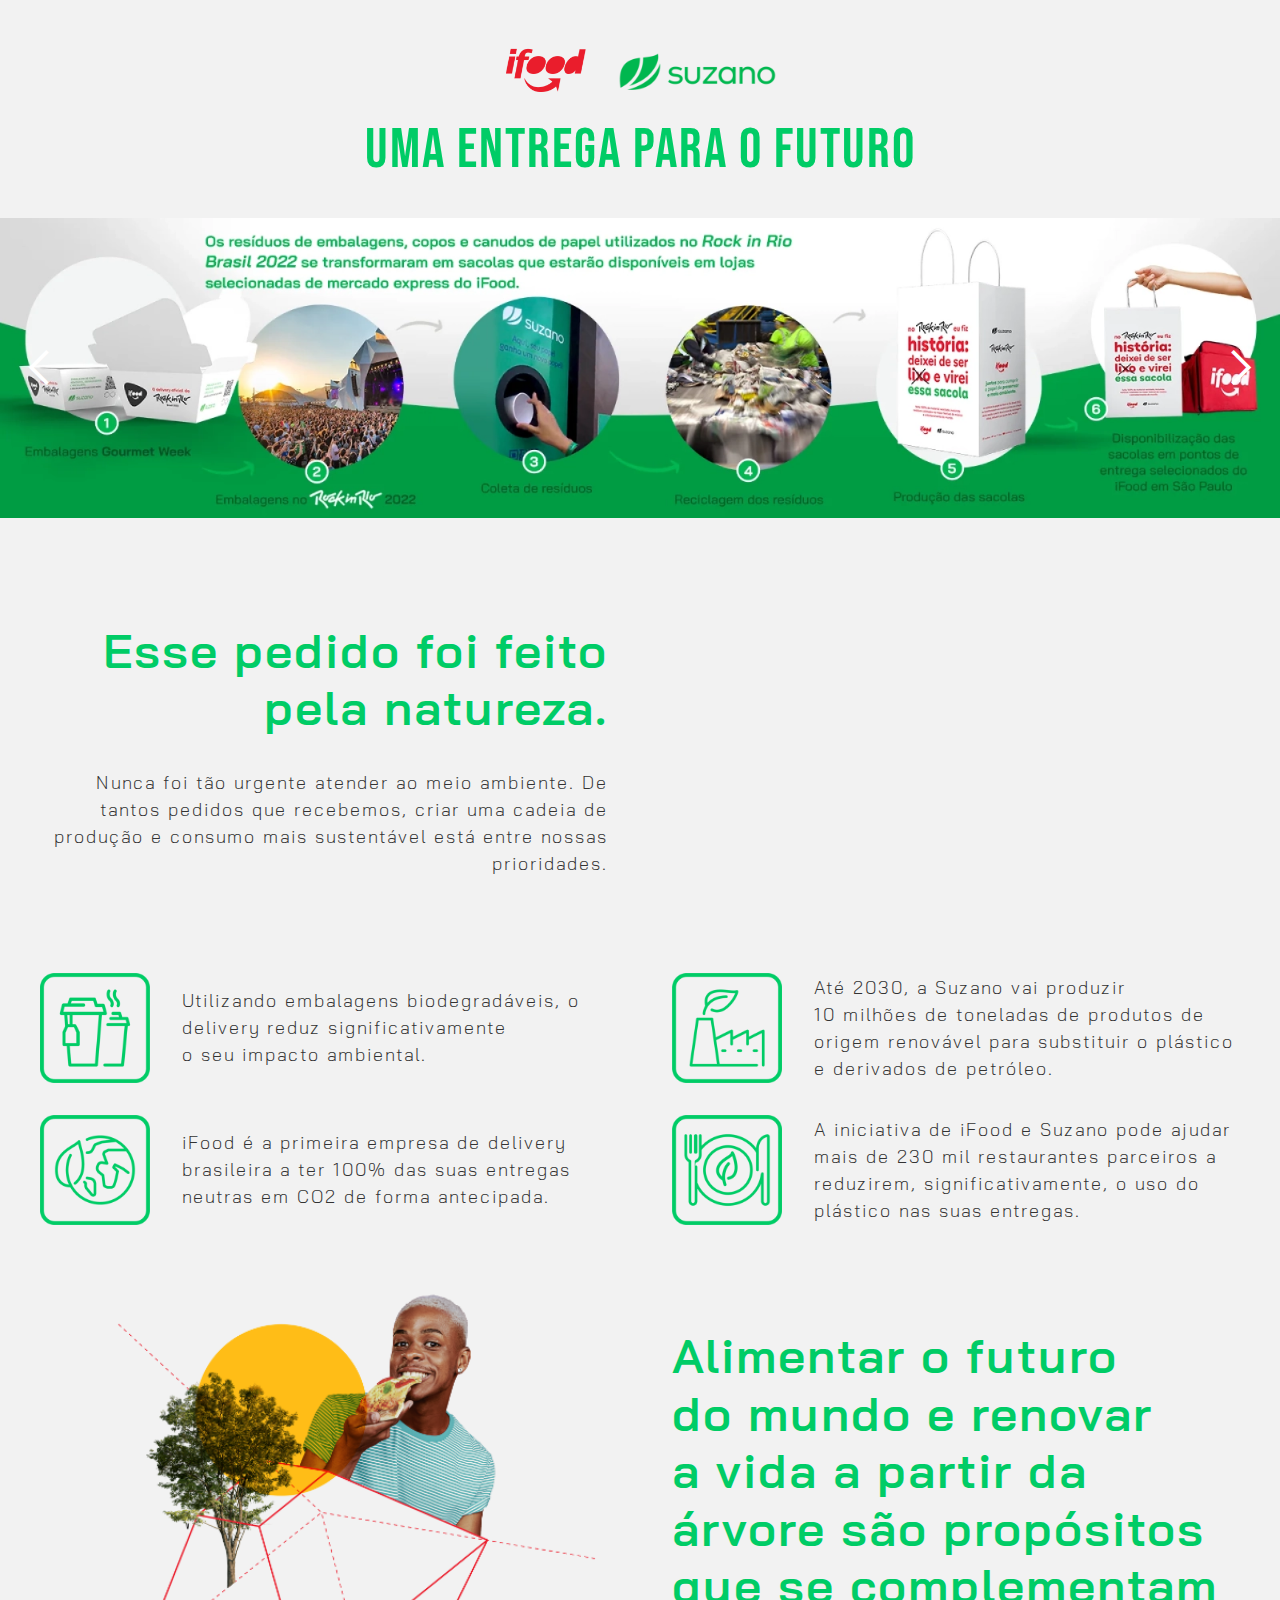
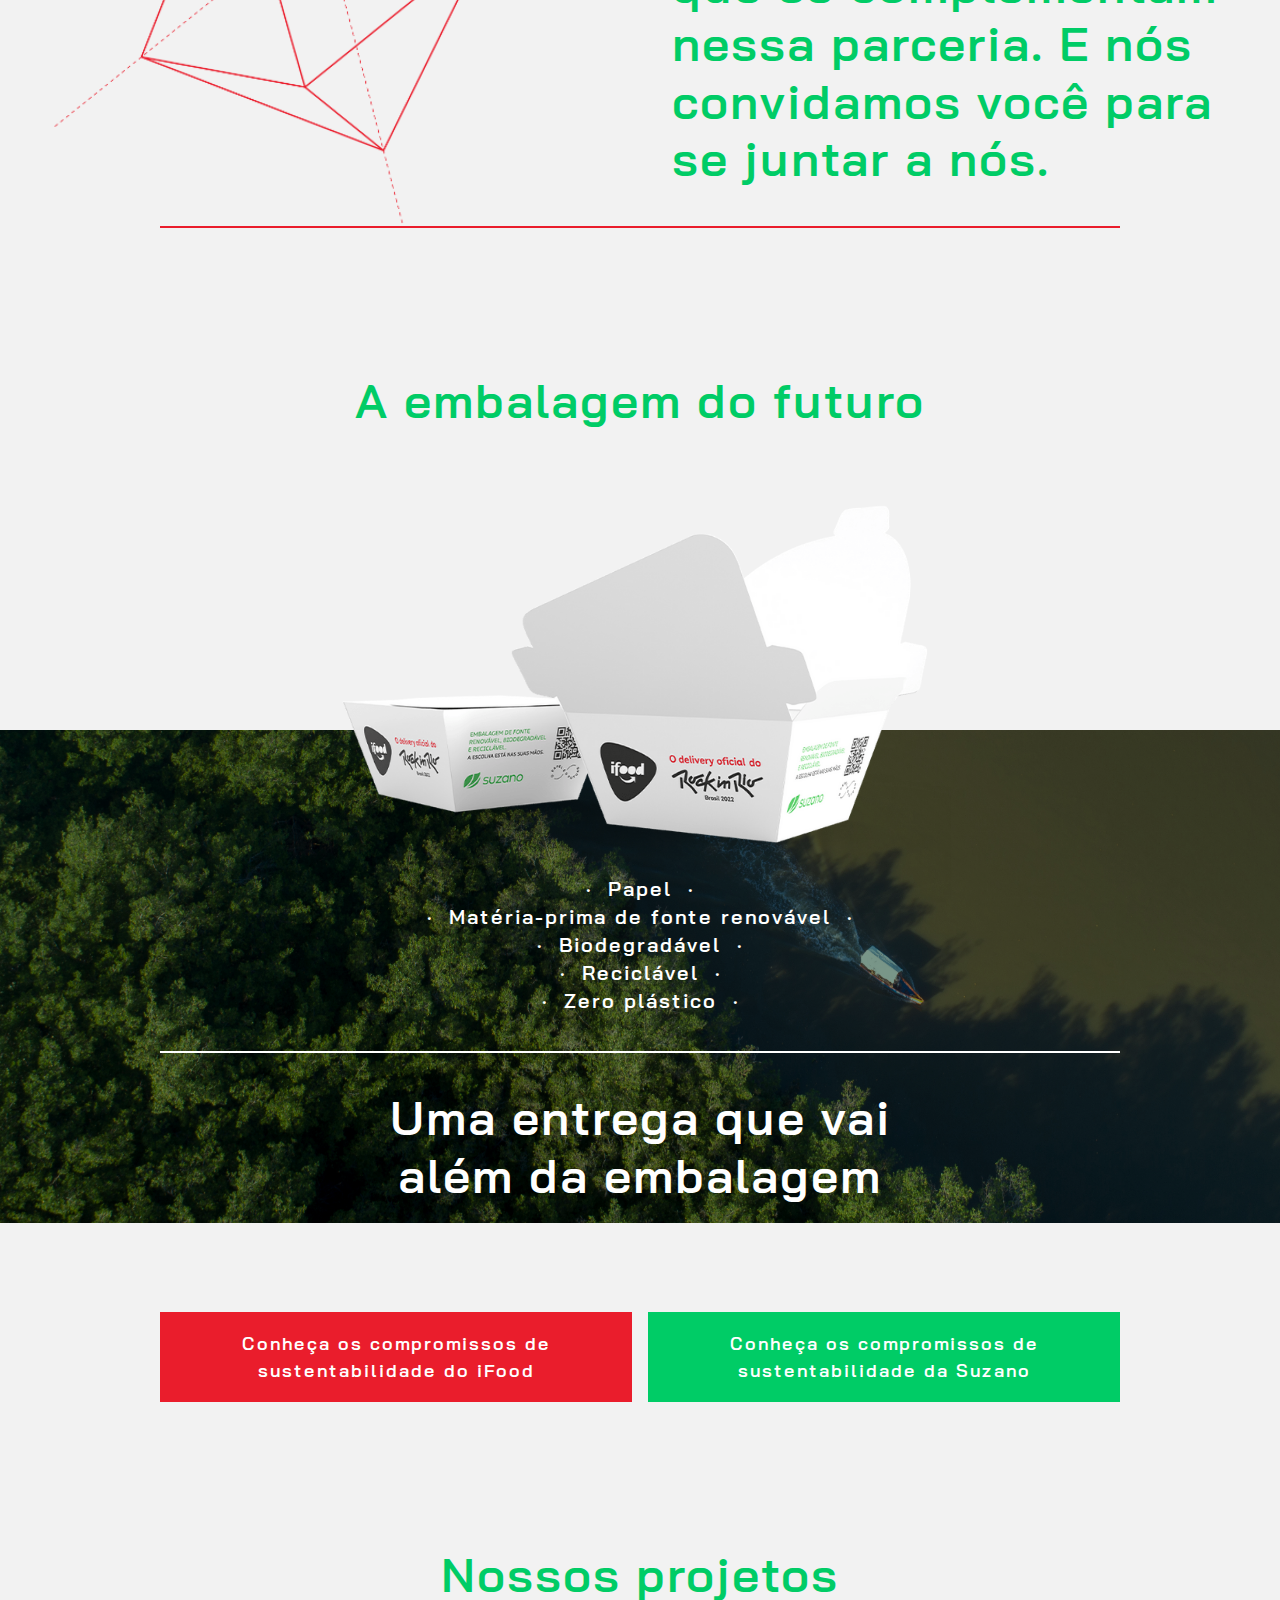
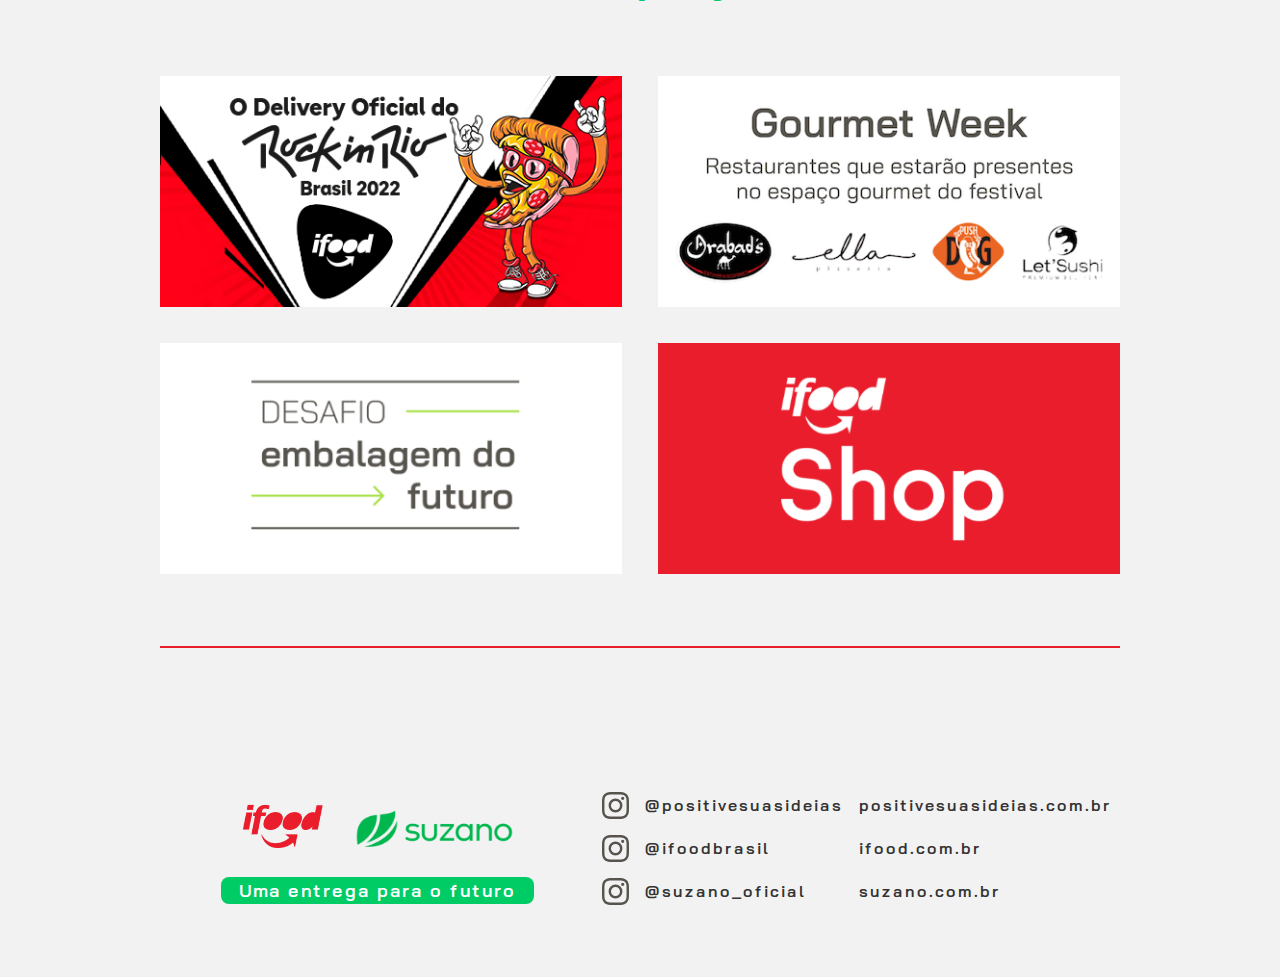
<file: index.html>
<!DOCTYPE html><!--  This site was created in Webflow. https://www.webflow.com  -->
<!--  Last Published: Thu Feb 16 2023 14:27:51 GMT+0000 (Coordinated Universal Time)  -->
<html data-wf-page="62e2b9bcf050ec672455c628" data-wf-site="62e2b9bbf050ec329455c617">
<head>
  <meta charset="utf-8">
  <title>Uma entrega para o futuro | iFood e Suzano</title>
  <meta content="width=device-width, initial-scale=1" name="viewport">
  <meta content="Webflow" name="generator">
  <link href="css/normalize.css" rel="stylesheet" type="text/css">
  <link href="css/webflow.css" rel="stylesheet" type="text/css">
  <link href="css/suzano-ifood.webflow.css" rel="stylesheet" type="text/css">
  <!-- [if lt IE 9]><script src="https://cdnjs.cloudflare.com/ajax/libs/html5shiv/3.7.3/html5shiv.min.js" type="text/javascript"></script><![endif] -->
  <script type="text/javascript">!function(o,c){var n=c.documentElement,t=" w-mod-";n.className+=t+"js",("ontouchstart"in o||o.DocumentTouch&&c instanceof DocumentTouch)&&(n.className+=t+"touch")}(window,document);</script>
  <link href="images/favicon.png" rel="shortcut icon" type="image/x-icon">
  <link href="images/webclip.png" rel="apple-touch-icon"><!--  Please keep this css code to improve the font quality -->
  <style>
  * {
  -webkit-font-smoothing: antialiased;
  -moz-osx-font-smoothing: grayscale;
}
</style>
  <!--  Google Tag Manager  -->
  <script>(function(w,d,s,l,i){w[l]=w[l]||[];w[l].push({'gtm.start':
new Date().getTime(),event:'gtm.js'});var f=d.getElementsByTagName(s)[0],
j=d.createElement(s),dl=l!='dataLayer'?'&l='+l:'';j.async=true;j.src=
'https://www.googletagmanager.com/gtm.js?id='+i+dl;f.parentNode.insertBefore(j,f);
})(window,document,'script','dataLayer','GTM-MVW8BN4');</script>
  <!--  End Google Tag Manager  -->
</head>
<body>
  <div class="page-wrapper">
    <div class="global-styles w-embed">
      <style>
/* Snippet gets rid of top margin on first element in any rich text*/
.w-richtext>:first-child {
	margin-top: 0;
}
/* Snippet gets rid of bottom margin on last element in any rich text*/
.w-richtext>:last-child, .w-richtext ol li:last-child, .w-richtext ul li:last-child {
	margin-bottom: 0;
}
/* Snippet prevents all click and hover interaction with an element */
.clickable-off {
	pointer-events: none;
}
/* Snippet enables all click and hover interaction with an element */
.clickable-on{
  pointer-events: auto;
}
/* Snippet enables you to add class of div-square which creates and maintains a 1:1 dimension of a div.*/
.div-square::after {
	content: "";
	display: block;
	padding-bottom: 100%;
}
/*Hide focus outline for main content element*/
main:focus-visible {
	outline: -webkit-focus-ring-color auto 0px;
}
/* Make sure containers never lose their center alignment*/
.container-medium, .container-small, .container-large {
	margin-right: auto !important;
	margin-left: auto !important;
}
/*Reset buttons, and links styles*/
a {
	color: inherit;
	text-decoration: inherit;
	font-size: inherit;
}
/*Apply "..." after 3 lines of text */
.text-style-3lines {
	display: -webkit-box;
	overflow: hidden;
	-webkit-line-clamp: 3;
	-webkit-box-orient: vertical;
}
/*Apply "..." after 2 lines of text */
.text-style-2lines {
	display: -webkit-box;
	overflow: hidden;
	-webkit-line-clamp: 2;
	-webkit-box-orient: vertical;
}
</style>
    </div>
    <main class="main-wrapper">
      <div class="navbar">
        <div class="container-large">
          <div class="page-padding">
            <div class="navbar-content">
              <div class="navbar-logo_wrapper"><img src="images/Grupo-de-máscara-7.png" loading="lazy" alt="" class="nav-logo"><img src="images/Marca_Suzano_Horizontal_Positiva_Verde_RGB.png" loading="lazy" alt="" class="nav-logo"></div>
              <h1 class="heading">UMA ENTREGA PARA O FUTURO</h1>
            </div>
          </div>
        </div>
      </div>
      <div class="section-hero">
        <div data-delay="4000" data-animation="slide" class="hero-slider w-slider" data-autoplay="false" data-easing="ease" data-hide-arrows="false" data-disable-swipe="false" data-autoplay-limit="0" data-nav-spacing="3" data-duration="500" data-infinite="true">
          <div class="mask w-slider-mask">
            <div class="slide w-slide">
              <div class="div-block"><img src="images/Banner_SuzanoIf.png" loading="lazy" sizes="(max-width: 1981px) 100vw, 1981px" srcset="images/Banner_Suzano_Lab8_500.webp 500w, images/Banner_Suzano_Lab8_800.webp 800w, images/Banner_Suzano_Lab8_1080.webp 1080w, images/Banner_Suzano_Lab8_1600.webp 1600w, images/Banner_Suzano_Lab8.webp 1981w" alt=""></div>
              <div class="slider-text-container">
                <div class="page-padding"></div>
              </div>
            </div>
          </div>
          <div class="w-slider-arrow-left">
            <div class="w-icon-slider-left"></div>
          </div>
          <div class="w-slider-arrow-right">
            <div class="w-icon-slider-right"></div>
          </div>
          <div class="w-slider-nav w-round"></div>
        </div><img src="images/Banner_SuzanoIfood_RIR_500px.jpg" loading="lazy" sizes="100vw" width="160" srcset="images/Banner_SuzanoIfood_RIR_500px-p-500.jpg 500w, images/Banner_SuzanoIfood_RIR_500px.jpg 500w" alt="" class="hero-image-mobile">
      </div>
      <div class="section-info">
        <div class="container-large">
          <div class="page-padding">
            <div class="section-info_grid">
              <div id="w-node-_435258eb-c29a-db40-f4b9-bc409c65dded-2455c628" class="section-info_wrapper text-align-right">
                <h2 id="w-node-_3baa9855-6bd0-3995-2e15-e583f9a1a115-2455c628" class="section-info_heading">Esse pedido foi feito pela natureza.</h2>
                <div id="w-node-_46041b48-7465-585b-aa9c-abe8257d9e6a-2455c628">Nunca foi tão urgente atender ao meio ambiente. De tantos pedidos que recebemos, criar uma cadeia de produção e consumo mais sustentável está entre nossas prioridades.</div>
              </div>
              <div id="w-node-e4b0c440-30cb-611a-3062-fa772dd52be6-2455c628" style="padding-top:56.17021276595745%" class="w-video w-embed"><iframe class="embedly-embed" src="https://cdn.embedly.com/widgets/media.html?src=https%3A%2F%2Fwww.youtube.com%2Fembed%2FTL5v2Wi0kao%3Ffeature%3Doembed&display_name=YouTube&url=https%3A%2F%2Fwww.youtube.com%2Fwatch%3Fv%3DTL5v2Wi0kao&image=https%3A%2F%2Fi.ytimg.com%2Fvi%2FTL5v2Wi0kao%2Fhqdefault.jpg&key=96f1f04c5f4143bcb0f2e68c87d65feb&type=text%2Fhtml&schema=youtube" scrolling="no" allowfullscreen="" title="iFood e Suzano - Uma entrega para o Futuro"></iframe></div>
              <div id="w-node-_5ab9fcef-5aaf-f9ff-de00-6a35ad73ae2c-2455c628" class="section-info_wrapper">
                <div class="section-info-icon_element"><img src="images/Icons-02.png" loading="lazy" alt="">
                  <div>Utilizando embalagens biodegradáveis, o delivery reduz significativamente<br>o seu impacto ambiental.</div>
                </div>
                <div class="section-info-icon_element"><img src="images/Icons-03.png" loading="lazy" alt="">
                  <div>iFood é a primeira empresa de delivery brasileira a ter 100% das suas entregas neutras em CO2 de forma antecipada.</div>
                </div>
              </div>
              <div id="w-node-dfa3bda2-9c8f-e48c-a97d-242f5fe24132-2455c628" class="section-info_wrapper">
                <div class="section-info-icon_element"><img src="images/Icons-04.png" loading="lazy" alt="">
                  <div>Até 2030, a Suzano vai produzir<br>10 milhões de toneladas de produtos de origem renovável para substituir o plástico e derivados de petróleo.</div>
                </div>
                <div class="section-info-icon_element"><img src="images/Icons-05.png" loading="lazy" alt="">
                  <div>A iniciativa de iFood e Suzano pode ajudar mais de 230 mil restaurantes parceiros a reduzirem, significativamente, o uso do plástico nas suas entregas.</div>
                </div>
              </div><img src="images/suzano-ifood_2021_parceria-topo.png" loading="lazy" id="w-node-_7e71f205-02d7-1899-5dc7-f61e360d5edc-2455c628" sizes="(max-width: 479px) 100vw, (max-width: 559px) 92vw, (max-width: 991px) 515px, 43vw" srcset="images/suzano-ifood_2021_parceria-topo-p-500.png 500w, images/suzano-ifood_2021_parceria-topo.png 515w" alt="">
              <h2 id="w-node-b9ccd73f-e251-9af3-5edb-aa633f9d5d01-2455c628" class="section-info_heading">Alimentar o futuro<br>do mundo e renovar<br>a vida a partir da árvore são propósitos que se complementam nessa parceria. E nós convidamos você para se juntar a nós.</h2>
            </div>
            <div class="divider color-red"></div>
          </div>
        </div>
      </div>
      <div class="section-product">
        <div class="container-large">
          <div class="page-padding">
            <div class="section-product_content">
              <h2 class="text-color-primary">A embalagem do futuro</h2>
              <div class="product-image_wrapper"><img src="images/Embalagens.png" loading="lazy" sizes="(max-width: 767px) 92vw, 623.25px" srcset="images/Embalagens-p-500.png 500w, images/Embalagens-p-800.png 800w, images/Embalagens.png 831w" alt="" class="image-3"></div>
              <h4 class="product-subheading">·  Papel  ·<br>·  Matéria-prima de fonte renovável  ·<br>·  Biodegradável  ·<br>·  Reciclável  ·<br>·  Zero plástico  ·</h4>
              <div class="divider"></div>
              <h2 class="product-heading">Uma entrega que vai além da embalagem</h2>
              <div class="products-button_wrapper">
                <a id="w-node-c8d1288c-1289-9fbc-5a8e-c1ce4f9fed1f-2455c628" href="https://news.ifood.com.br/acao-de-sustentabilidade-do-ifood-em-sua-estreia-no-rock-in-rio/" target="_blank" class="link-block w-inline-block">
                  <div>Conheça os compromissos de sustentabilidade do iFood</div>
                </a>
                <a id="w-node-_7303c374-efff-f2a2-86a3-292aa6fbe791-2455c628" href="http://www.2050agora.com.br/" target="_blank" class="link-block green-bg w-inline-block">
                  <div>Conheça os compromissos de sustentabilidade da Suzano</div>
                </a>
              </div>
            </div>
          </div>
        </div>
      </div>
      <div class="section-projects">
        <div class="container-large">
          <div class="page-padding">
            <div class="projects_content">
              <h2 class="text-color-primary">Nossos projetos</h2>
              <div class="projects-grid">
                <div id="w-node-_5e0e6fdd-34a8-fda7-4b47-d8b026a7990a-2455c628" data-w-id="5e0e6fdd-34a8-fda7-4b47-d8b026a7990a" class="products-item"><img src="images/Banner_SuzanoIfood_RIR_2.png" loading="lazy" alt="">
                  <div style="opacity:0" class="product-item-overlay-text">iFood e Suzano levam mais sustentabilidade para a Gourmet Square, a praça de alimentação do Rock in Rio.</div>
                </div>
                <div id="w-node-_7712c02d-b8ac-20e9-8cbd-ef6344e3e531-2455c628" data-w-id="7712c02d-b8ac-20e9-8cbd-ef6344e3e531" class="products-item"><img src="images/Screen-Shot-2022-08-29-at-21.35.18.png" loading="lazy" alt="">
                  <div style="opacity:0" class="product-item-overlay-text">Peça nesses restaurantes no iFood e receba em sua casa embalagens sustentáveis, semelhantes às que estarão no Rock in Rio.</div>
                </div>
                <div id="w-node-_4a9df840-23c0-6b18-5093-0d228c9fa9c8-2455c628" data-w-id="4a9df840-23c0-6b18-5093-0d228c9fa9c8" class="products-item"><img src="images/Grupo-26.png" loading="lazy" alt="">
                  <div style="opacity:0" class="product-item-overlay-text">Desafiamos designers de diferentes partes do Brasil para criar um projeto de embalagem para a refeição queridinha dos brasileiros: o PF.</div>
                </div>
                <div id="w-node-ec457367-3bba-18a8-6235-ec5b662e8dfb-2455c628" data-w-id="ec457367-3bba-18a8-6235-ec5b662e8dfb" class="products-item"><img src="images/Grupo-25.png" loading="lazy" alt="">
                  <div style="opacity:0" class="product-item-overlay-text">Do Rock in Rio para o seu restaurante. Em breve as opções de #EmbalagensDoFuturo estarão disponíveis no marketplace do Ifood. E já é possível adquirir as sacolas de papel Greenbag: uma sacola sustentável, desenvolvida pela Suzano com matéria-prima de fonte renovável. Assim, sua entrega sustentável para o planeta fica mais completa.</div>
                </div>
              </div>
              <div class="divider color-red full-width"></div>
            </div>
          </div>
        </div>
      </div>
      <div class="footer">
        <div class="container-medium">
          <div class="page-padding">
            <div class="footer_grid">
              <div id="w-node-_9b140b5d-3396-8cf4-7667-6743d21ce23e-2455c628" class="footer-logo_wrapper">
                <div class="navbar-logo_wrapper"><img src="images/Grupo-de-máscara-7.png" loading="lazy" alt="" class="nav-logo"><img src="images/Marca_Suzano_Horizontal_Positiva_Verde_RGB.png" loading="lazy" alt="" class="nav-logo"></div>
                <div class="footer-text">Uma entrega para o futuro</div>
              </div>
              <div id="w-node-_86a49f05-af93-94f9-1994-a46b9ee15232-2455c628" class="footer-links_wrapper">
                <a href="https://www.instagram.com/positivesuasideias/" target="_blank" class="footer-link w-inline-block"><img src="images/Grupo-21.svg" loading="lazy" alt="">
                  <div>@positivesuasideias</div>
                </a>
                <a href="https://positivesuasideias.com.br/" target="_blank" class="footer-link w-inline-block">
                  <div>positivesuasideias.com.br</div>
                </a>
                <a href="https://www.instagram.com/ifoodbrasil/" target="_blank" class="footer-link w-inline-block"><img src="images/Grupo-21.svg" loading="lazy" alt="">
                  <div>@ifoodbrasil</div>
                </a>
                <a href="https://www.ifood.com.br/" target="_blank" class="footer-link w-inline-block">
                  <div>ifood.com.br</div>
                </a>
                <a id="w-node-bc397693-ace4-006f-9375-0768dc318fa3-2455c628" href="https://www.instagram.com/suzano_oficial/" target="_blank" class="footer-link w-inline-block"><img src="images/Grupo-21.svg" loading="lazy" alt="">
                  <div>@suzano_oficial</div>
                </a>
                <a href="https://www.suzano.com.br/" target="_blank" class="footer-link w-inline-block">
                  <div>suzano.com.br</div>
                </a>
              </div>
            </div>
          </div>
        </div>
      </div>
    </main>
  </div>
  <script src="https://d3e54v103j8qbb.cloudfront.net/js/jquery-3.5.1.min.dc5e7f18c8.js?site=62e2b9bbf050ec329455c617" type="text/javascript" integrity="sha256-9/aliU8dGd2tb6OSsuzixeV4y/faTqgFtohetphbbj0=" crossorigin="anonymous"></script>
  <script src="js/webflow.js" type="text/javascript"></script>
  <!-- [if lte IE 9]><script src="https://cdnjs.cloudflare.com/ajax/libs/placeholders/3.0.2/placeholders.min.js"></script><![endif] -->
  <!--  Google Tag Manager (noscript)  -->
  <noscript><iframe src="https://www.googletagmanager.com/ns.html?id=GTM-MVW8BN4" height="0" width="0" style="display:none;visibility:hidden"></iframe></noscript>
  <!--  End Google Tag Manager (noscript)  -->
</body>
</html>
</file>
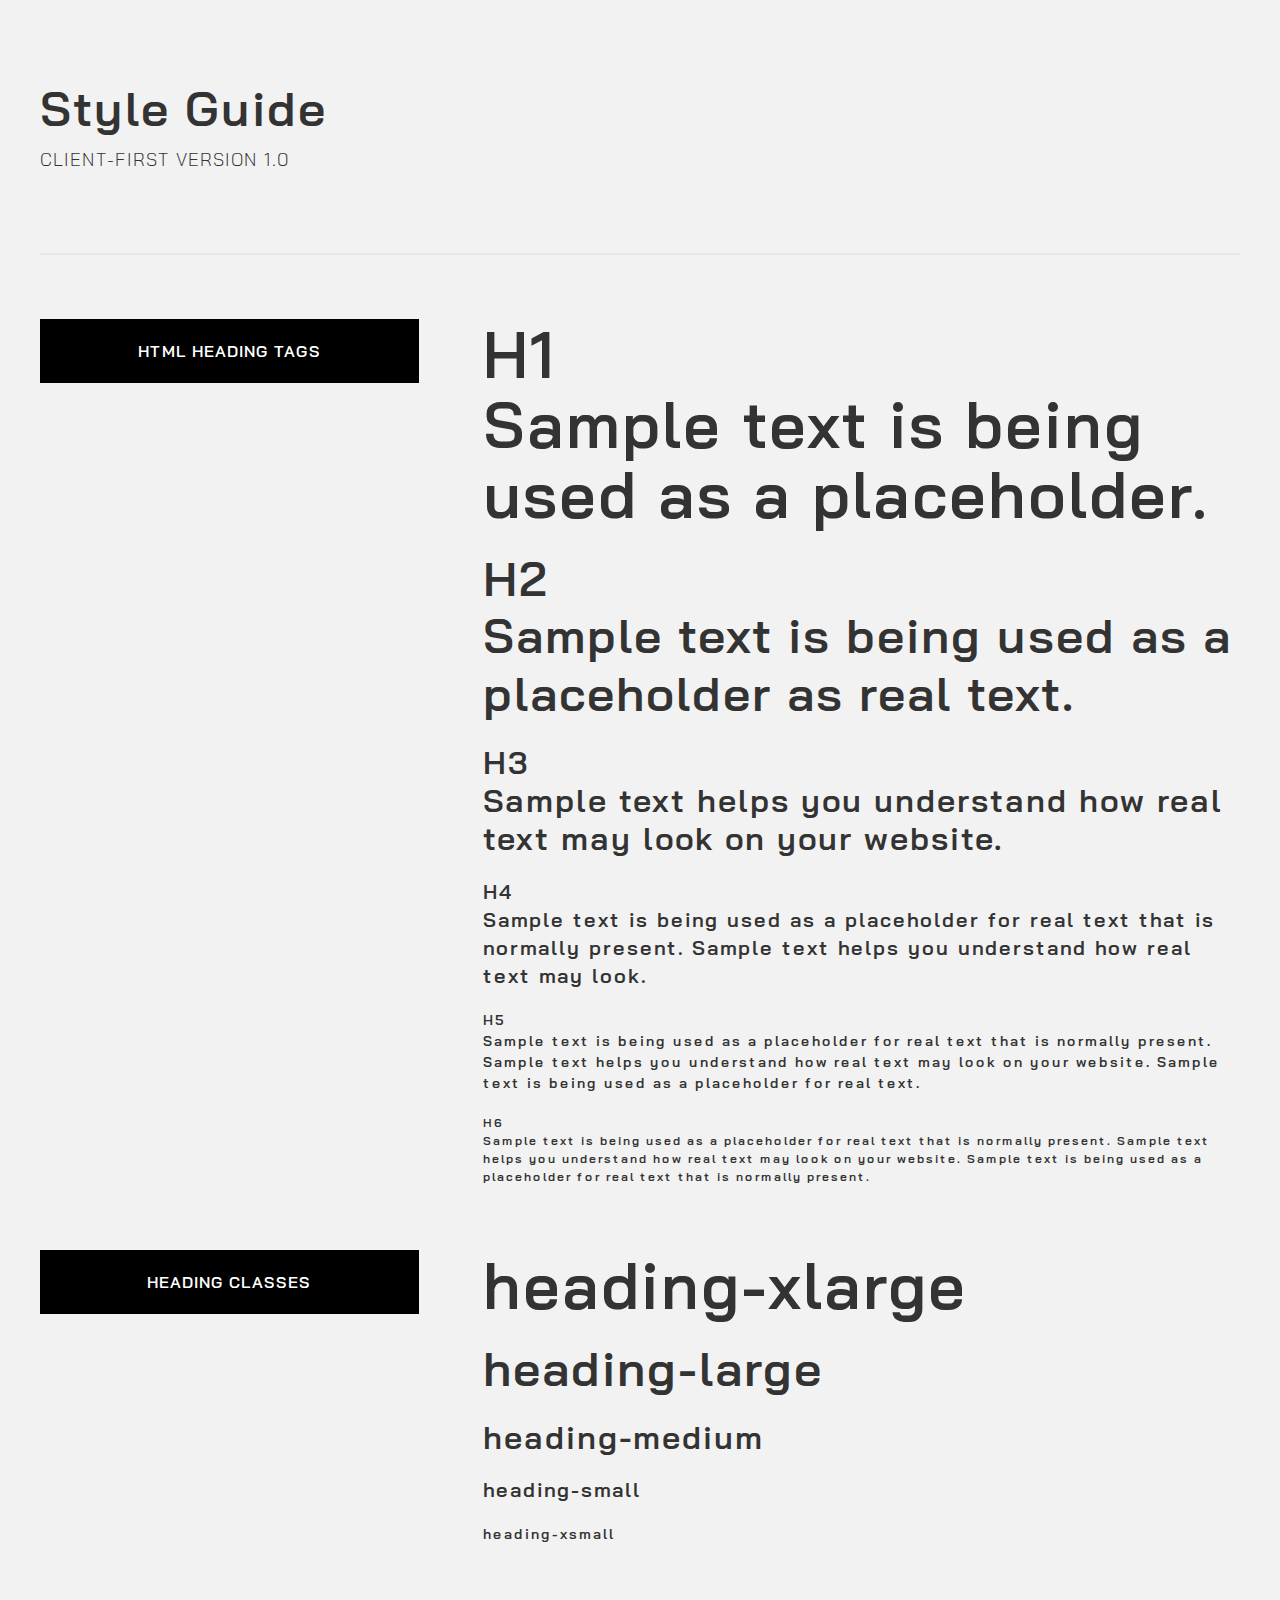
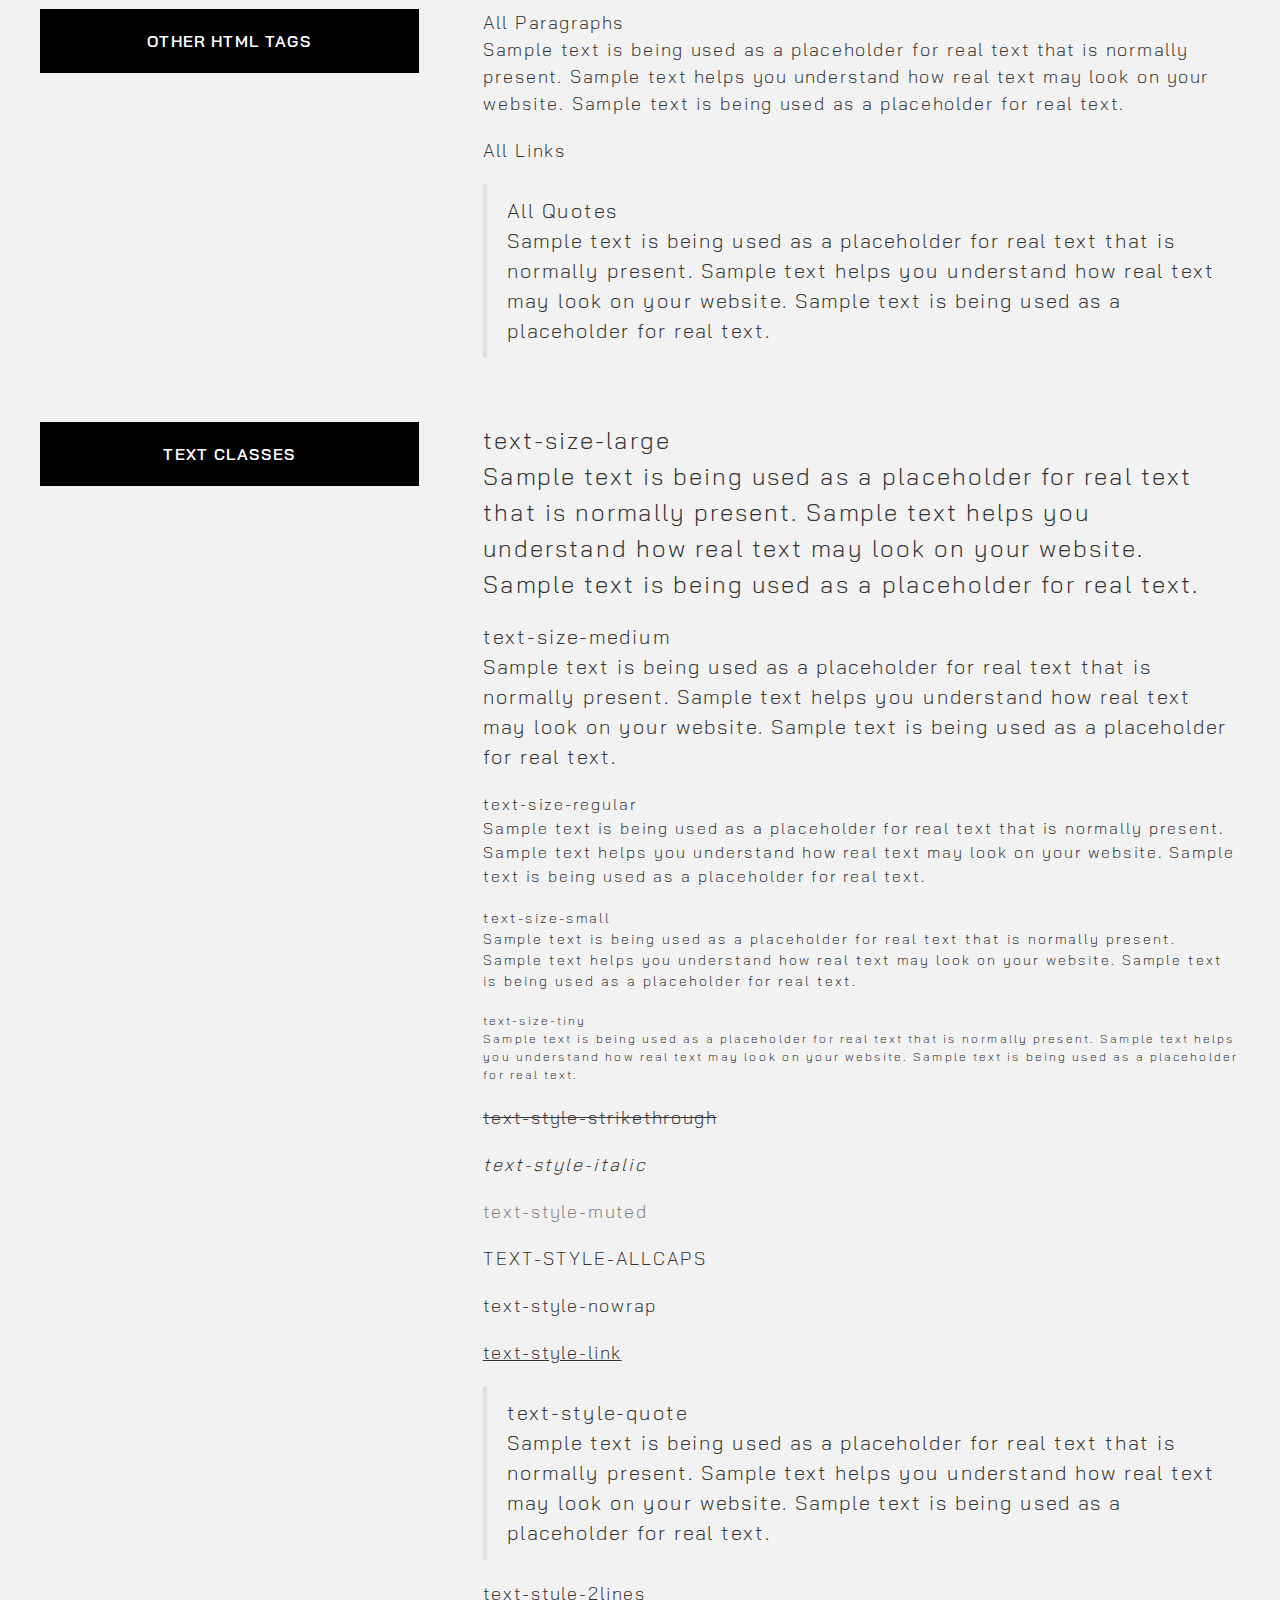
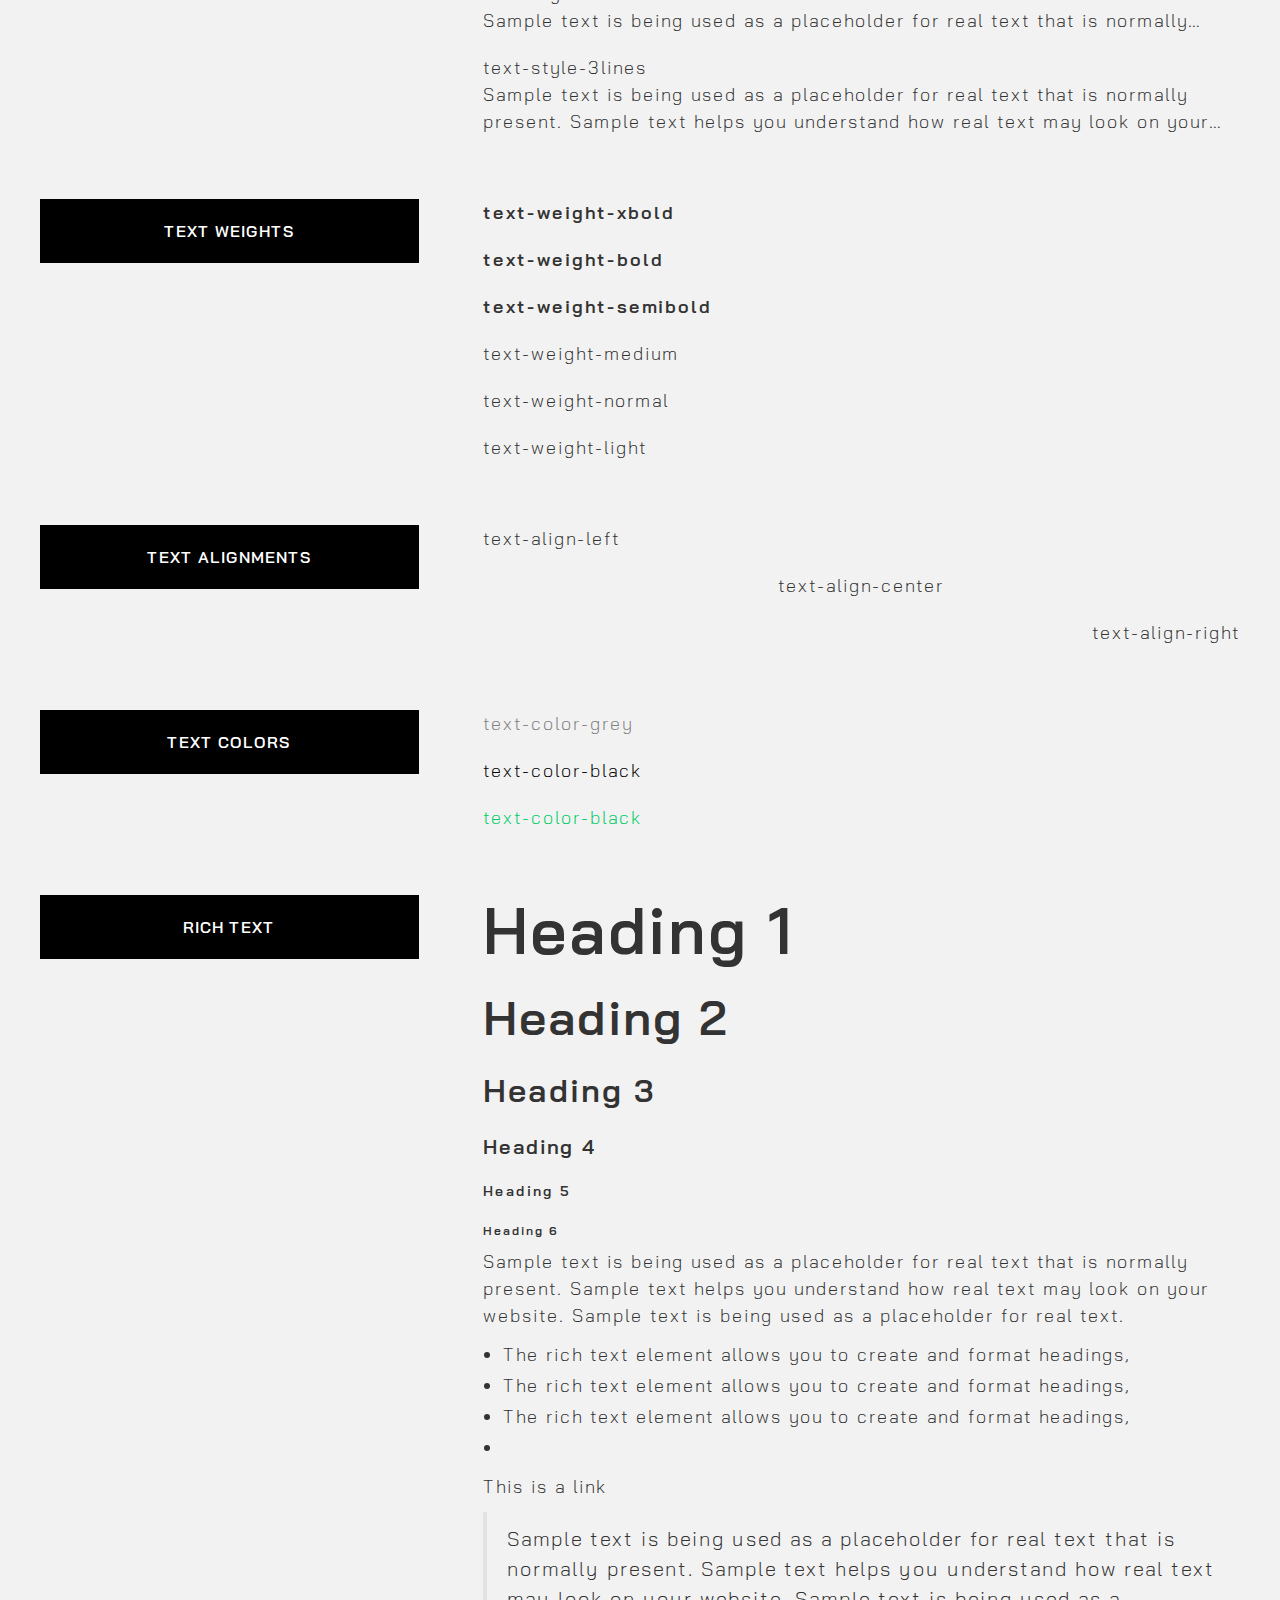
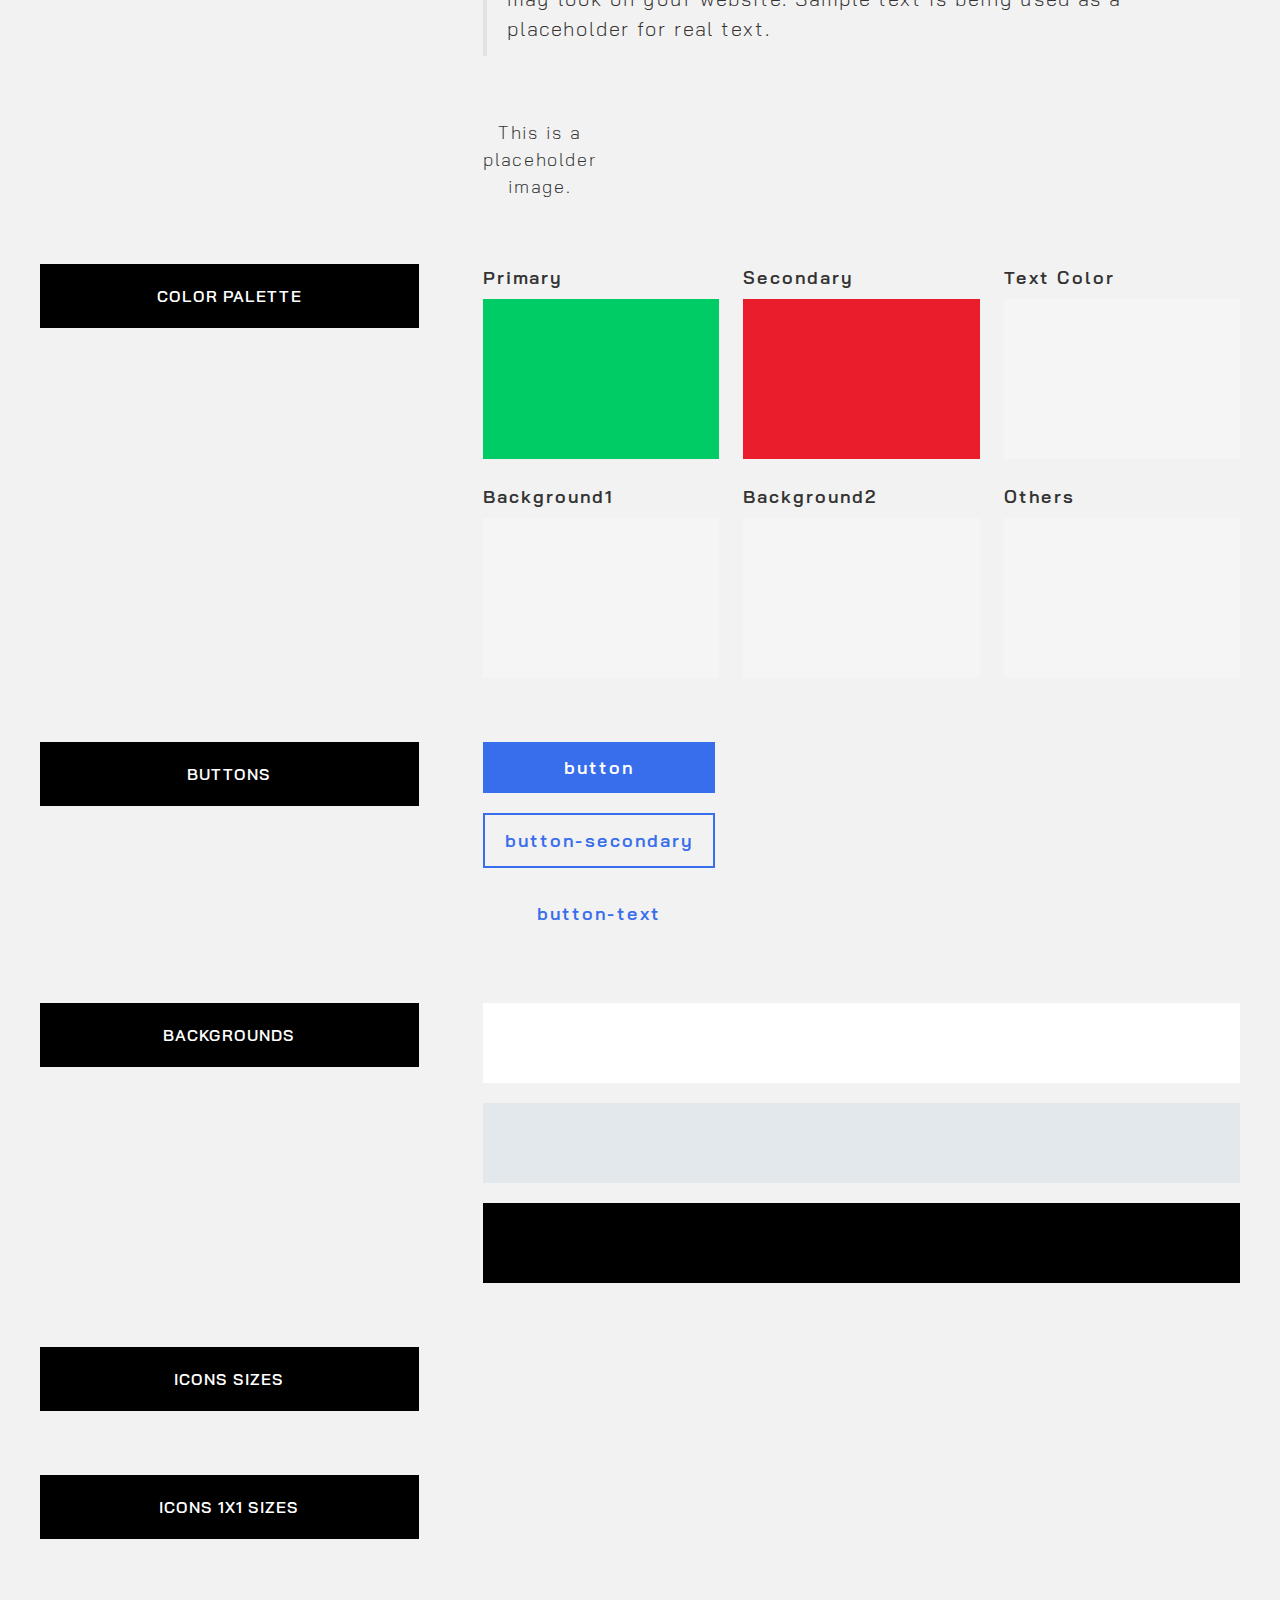
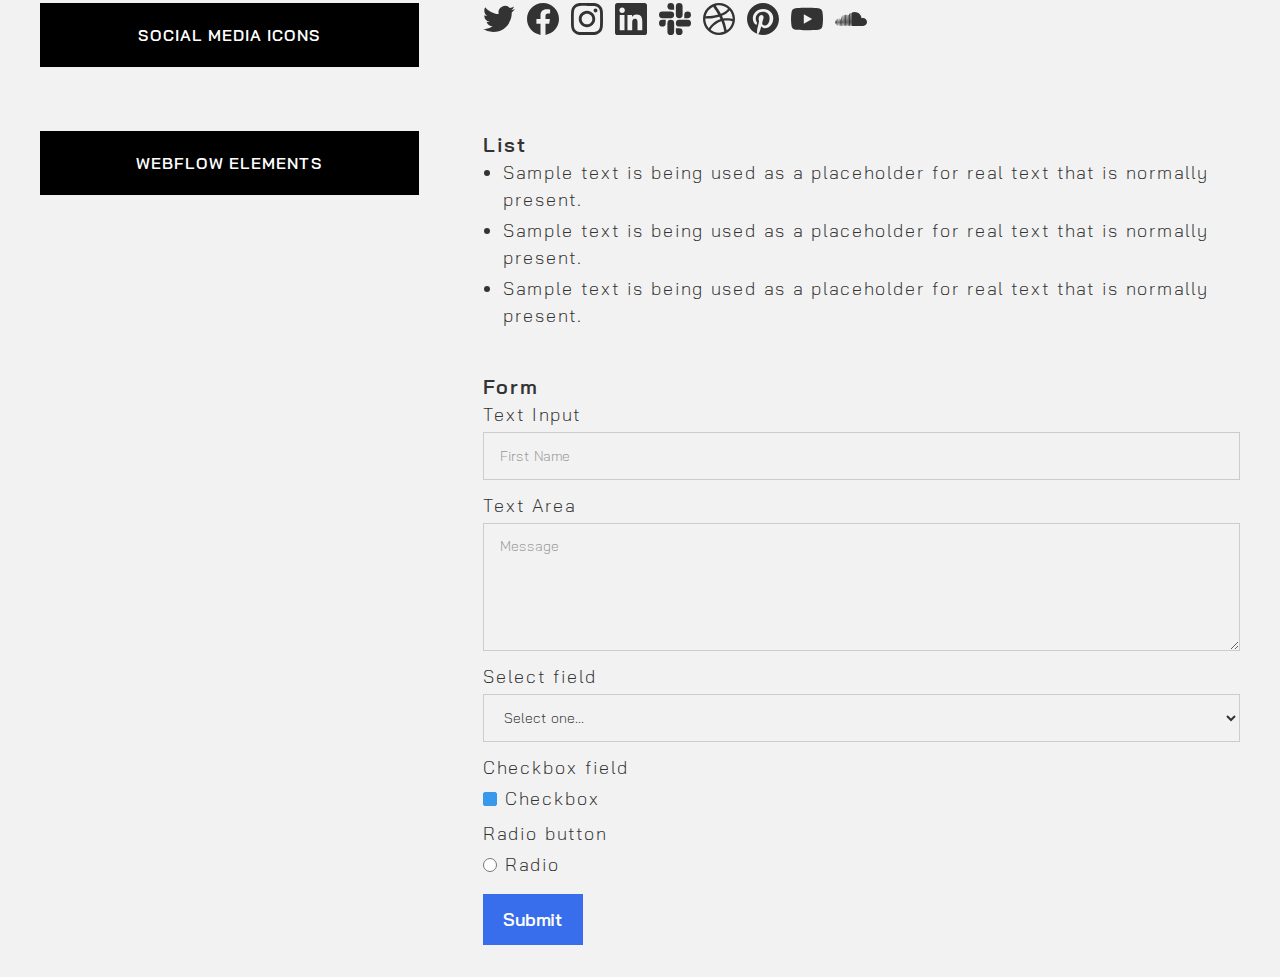
<file: style-guide.html>
<!DOCTYPE html><!--  This site was created in Webflow. https://www.webflow.com  -->
<!--  Last Published: Thu Feb 16 2023 14:27:51 GMT+0000 (Coordinated Universal Time)  -->
<html data-wf-page="62e2b9bcf050ecf67555c62c" data-wf-site="62e2b9bbf050ec329455c617">
<head>
  <meta charset="utf-8">
  <title>Style Guide</title>
  <meta content="Style Guide" property="og:title">
  <meta content="Style Guide" property="twitter:title">
  <meta content="width=device-width, initial-scale=1" name="viewport">
  <meta content="Webflow" name="generator">
  <link href="css/normalize.css" rel="stylesheet" type="text/css">
  <link href="css/webflow.css" rel="stylesheet" type="text/css">
  <link href="css/suzano-ifood.webflow.css" rel="stylesheet" type="text/css">
  <!-- [if lt IE 9]><script src="https://cdnjs.cloudflare.com/ajax/libs/html5shiv/3.7.3/html5shiv.min.js" type="text/javascript"></script><![endif] -->
  <script type="text/javascript">!function(o,c){var n=c.documentElement,t=" w-mod-";n.className+=t+"js",("ontouchstart"in o||o.DocumentTouch&&c instanceof DocumentTouch)&&(n.className+=t+"touch")}(window,document);</script>
  <link href="images/favicon.png" rel="shortcut icon" type="image/x-icon">
  <link href="images/webclip.png" rel="apple-touch-icon"><!--  Please keep this css code to improve the font quality -->
  <style>
  * {
  -webkit-font-smoothing: antialiased;
  -moz-osx-font-smoothing: grayscale;
}
</style>
  <!--  Google Tag Manager  -->
  <script>(function(w,d,s,l,i){w[l]=w[l]||[];w[l].push({'gtm.start':
new Date().getTime(),event:'gtm.js'});var f=d.getElementsByTagName(s)[0],
j=d.createElement(s),dl=l!='dataLayer'?'&l='+l:'';j.async=true;j.src=
'https://www.googletagmanager.com/gtm.js?id='+i+dl;f.parentNode.insertBefore(j,f);
})(window,document,'script','dataLayer','GTM-MVW8BN4');</script>
  <!--  End Google Tag Manager  -->
</head>
<body>
  <div class="fs-styleguide_component">
    <div class="fs-styleguide_elements">
      <div class="page-padding">
        <div class="container-large">
          <div class="fs-styleguide_page-header">
            <h2>Style Guide</h2>
            <div class="margin-top margin-xsmall">
              <a href="https://client-first.webflow.io/" target="_blank" class="fs-styleguide_version-details">Client-First Version 1.0</a>
            </div>
          </div>
          <div class="fs-styleguide_section">
            <div class="fs-styleguide_section-type">
              <div>HTML Heading Tags</div>
            </div>
            <div class="fs-styleguide_1-col">
              <h1>H1<br>Sample text is being used as a placeholder.</h1>
              <h2>H2<br>Sample text is being used as a placeholder as real text.</h2>
              <h3>H3<br>Sample text helps you understand how real text may look on your website.</h3>
              <h4>H4<br>Sample text is being used as a placeholder for real text that is normally present. Sample text helps you understand how real text may look.</h4>
              <h5>H5<br>Sample text is being used as a placeholder for real text that is normally present. Sample text helps you understand how real text may look on your website. Sample text is being used as a placeholder for real text.</h5>
              <h6>H6<br>Sample text is being used as a placeholder for real text that is normally present. Sample text helps you understand how real text may look on your website. Sample text is being used as a placeholder for real text that is normally present.</h6>
            </div>
          </div>
          <div class="fs-styleguide_section">
            <div class="fs-styleguide_section-type">
              <div>Heading Classes</div>
            </div>
            <div class="fs-styleguide_1-col">
              <h2 class="heading-xlarge">heading-xlarge</h2>
              <h2 class="heading-large">heading-large</h2>
              <h2 class="heading-medium">heading-medium</h2>
              <h2 class="heading-small">heading-small</h2>
              <h2 class="heading-xsmall">heading-xsmall</h2>
            </div>
          </div>
          <div class="fs-styleguide_section">
            <div class="fs-styleguide_section-type">
              <div>Other HTML Tags</div>
            </div>
            <div class="fs-styleguide_1-col">
              <p>All Paragraphs<br>Sample text is being used as a placeholder for real text that is normally present. Sample text helps you understand how real text may look on your website. Sample text is being used as a placeholder for real text.<br></p>
              <a href="#">All Links</a>
              <blockquote>All Quotes<br>Sample text is being used as a placeholder for real text that is normally present. Sample text helps you understand how real text may look on your website. Sample text is being used as a placeholder for real text.</blockquote>
            </div>
          </div>
          <div class="fs-styleguide_section">
            <div class="fs-styleguide_section-type">
              <div>Text Classes</div>
            </div>
            <div class="fs-styleguide_1-col">
              <p class="text-size-large">text-size-large <br>Sample text is being used as a placeholder for real text that is normally present. Sample text helps you understand how real text may look on your website. Sample text is being used as a placeholder for real text.<br></p>
              <p class="text-size-medium">text-size-medium<br>Sample text is being used as a placeholder for real text that is normally present. Sample text helps you understand how real text may look on your website. Sample text is being used as a placeholder for real text.</p>
              <p class="text-size-regular">text-size-regular<br>Sample text is being used as a placeholder for real text that is normally present. Sample text helps you understand how real text may look on your website. Sample text is being used as a placeholder for real text.</p>
              <p class="text-size-small">text-size-small<br>Sample text is being used as a placeholder for real text that is normally present. Sample text helps you understand how real text may look on your website. Sample text is being used as a placeholder for real text.</p>
              <p class="text-size-tiny">text-size-tiny<br>Sample text is being used as a placeholder for real text that is normally present. Sample text helps you understand how real text may look on your website. Sample text is being used as a placeholder for real text.</p>
              <p class="text-style-strikethrough">text-style-strikethrough<br></p>
              <p class="text-style-italic">text-style-italic<br></p>
              <div class="text-style-muted">text-style-muted<br></div>
              <div class="text-style-allcaps">text-style-allcaps<br></div>
              <div class="text-style-nowrap">text-style-nowrap</div>
              <a href="#" class="text-style-link">text-style-link</a>
              <blockquote class="text-style-quote">text-style-quote<br>Sample text is being used as a placeholder for real text that is normally present. Sample text helps you understand how real text may look on your website. Sample text is being used as a placeholder for real text.</blockquote>
              <p class="text-style-2lines">text-style-2lines<br>Sample text is being used as a placeholder for real text that is normally present. Sample text helps you understand how real text may look on your website. Sample text is being used as a placeholder for real text.</p>
              <p class="text-style-3lines">text-style-3lines<br>Sample text is being used as a placeholder for real text that is normally present. Sample text helps you understand how real text may look on your website. Sample text is being used as a placeholder for real text.dolor sit amet,</p>
            </div>
          </div>
          <div class="fs-styleguide_section">
            <div class="fs-styleguide_section-type">
              <div>Text Weights</div>
            </div>
            <div class="fs-styleguide_1-col">
              <div class="text-weight-xbold">text-weight-xbold</div>
              <div class="text-weight-bold">text-weight-bold</div>
              <div class="text-weight-semibold">text-weight-semibold</div>
              <div class="text-weight-medium">text-weight-medium</div>
              <div class="text-weight-normal">text-weight-normal</div>
              <div class="text-weight-light">text-weight-light</div>
            </div>
          </div>
          <div class="fs-styleguide_section">
            <div class="fs-styleguide_section-type">
              <div>Text Alignments</div>
            </div>
            <div class="fs-styleguide_1-col">
              <div class="text-align-left">text-align-left</div>
              <div class="text-align-center">text-align-center</div>
              <div class="text-align-right">text-align-right</div>
            </div>
          </div>
          <div class="fs-styleguide_section">
            <div class="fs-styleguide_section-type">
              <div>Text Colors</div>
            </div>
            <div class="fs-styleguide_1-col">
              <div class="text-color-grey">text-color-grey</div>
              <div class="text-color-black">text-color-black</div>
              <div class="text-color-primary">text-color-black</div>
            </div>
          </div>
          <div class="fs-styleguide_section">
            <div class="fs-styleguide_section-type">
              <div>Rich Text</div>
            </div>
            <div class="fs-styleguide_1-col">
              <div class="text-rich-text w-richtext">
                <h1>Heading 1</h1>
                <h2>Heading 2</h2>
                <h3>Heading 3</h3>
                <h4>Heading 4</h4>
                <h5>Heading 5</h5>
                <h6>Heading 6</h6>
                <p>Sample text is being used as a placeholder for real text that is normally present. Sample text helps you understand how real text may look on your website. Sample text is being used as a placeholder for real text.</p>
                <ul role="list">
                  <li>The rich text element allows you to create and format headings,</li>
                  <li>The rich text element allows you to create and format headings,</li>
                  <li>The rich text element allows you to create and format headings,</li>
                  <li>‍</li>
                </ul>
                <p>
                  <a href="http://youtube.com">This is a link</a>
                </p>
                <blockquote>Sample text is being used as a placeholder for real text that is normally present. Sample text helps you understand how real text may look on your website. Sample text is being used as a placeholder for real text.</blockquote>
                <figure style="max-width:" class="w-richtext-align-normal w-richtext-figure-type-image">
                  <div><img src="images/Placeholder.svg" loading="lazy" alt="Placeholder"></div>
                  <figcaption>This is a placeholder image.</figcaption>
                </figure>
              </div>
            </div>
          </div>
          <div class="fs-styleguide_section">
            <div class="fs-styleguide_section-type">
              <div>Color Palette</div>
            </div>
            <div class="fs-styleguide_3-col">
              <div class="fs-styleguide_color-sample-wrapper">
                <div class="text-weight-semibold">Primary</div>
                <div class="fs-styleguide_color-sample is-primary"></div>
              </div>
              <div class="fs-styleguide_color-sample-wrapper">
                <div class="text-weight-semibold">Secondary</div>
                <div class="fs-styleguide_color-sample is-secondary"></div>
              </div>
              <div class="fs-styleguide_color-sample-wrapper">
                <div class="text-weight-semibold">Text Color</div>
                <div class="fs-styleguide_color-sample is-text-color"></div>
              </div>
              <div class="fs-styleguide_color-sample-wrapper">
                <div class="text-weight-semibold">Background1</div>
                <div class="fs-styleguide_color-sample is-background1"></div>
              </div>
              <div class="fs-styleguide_color-sample-wrapper">
                <div class="text-weight-semibold">Background2</div>
                <div class="fs-styleguide_color-sample is-background2"></div>
              </div>
              <div class="fs-styleguide_color-sample-wrapper">
                <div class="text-weight-semibold">Others</div>
                <div class="fs-styleguide_color-sample is-others"></div>
              </div>
            </div>
          </div>
          <div class="fs-styleguide_section">
            <div class="fs-styleguide_section-type">
              <div>Buttons</div>
            </div>
            <div class="fs-styleguide_2-col">
              <div class="fs-styleguide_1-col">
                <a href="#" class="button w-button">button</a>
                <a href="#" class="button-secondary w-button">button-secondary</a>
                <a href="#" class="button-text w-button">button-text</a>
              </div>
            </div>
          </div>
          <div class="fs-styleguide_section">
            <div class="fs-styleguide_section-type">
              <div>Backgrounds</div>
            </div>
            <div class="fs-styleguide_1-col">
              <div class="background-color-white">
                <div class="fs-styleguide_background-spacer"></div>
              </div>
              <div class="background-color-grey">
                <div class="fs-styleguide_background-spacer"></div>
              </div>
              <div class="background-color-black">
                <div class="fs-styleguide_background-spacer"></div>
              </div>
            </div>
          </div>
          <div class="fs-styleguide_section">
            <div class="fs-styleguide_section-type">
              <div>Icons Sizes</div>
            </div>
            <div class="fs-styleguide_row"><img src="https://d3e54v103j8qbb.cloudfront.net/plugins/Basic/assets/placeholder.60f9b1840c.svg" loading="lazy" alt="" class="icon-small"><img src="https://d3e54v103j8qbb.cloudfront.net/plugins/Basic/assets/placeholder.60f9b1840c.svg" loading="lazy" alt="" class="icon-medium"><img src="https://d3e54v103j8qbb.cloudfront.net/plugins/Basic/assets/placeholder.60f9b1840c.svg" loading="lazy" alt="" class="icon-large"></div>
          </div>
          <div class="fs-styleguide_section">
            <div class="fs-styleguide_section-type">
              <div>Icons 1x1 Sizes</div>
            </div>
            <div class="fs-styleguide_row"><img src="https://d3e54v103j8qbb.cloudfront.net/plugins/Basic/assets/placeholder.60f9b1840c.svg" loading="lazy" alt="" class="icon-1x1-small"><img src="https://d3e54v103j8qbb.cloudfront.net/plugins/Basic/assets/placeholder.60f9b1840c.svg" loading="lazy" alt="" class="icon-1x1-medium"><img src="https://d3e54v103j8qbb.cloudfront.net/plugins/Basic/assets/placeholder.60f9b1840c.svg" loading="lazy" alt="" class="icon-1x1-large"></div>
          </div>
          <div class="fs-styleguide_section">
            <div class="fs-styleguide_section-type">
              <div>Social Media Icons</div>
            </div>
            <div class="fs-styleguide_row is-for-social-icons">
              <div class="icon-1x1-small w-embed"><svg aria-hidden="true" role="img" fill="currentColor" xmlns="http://www.w3.org/2000/svg" viewbox="0 0 24 24">
                  <title>Twitter icon</title>
                  <path d="M23.953 4.57a10 10 0 01-2.825.775 4.958 4.958 0 002.163-2.723c-.951.555-2.005.959-3.127 1.184a4.92 4.92 0 00-8.384 4.482C7.69 8.095 4.067 6.13 1.64 3.162a4.822 4.822 0 00-.666 2.475c0 1.71.87 3.213 2.188 4.096a4.904 4.904 0 01-2.228-.616v.06a4.923 4.923 0 003.946 4.827 4.996 4.996 0 01-2.212.085 4.936 4.936 0 004.604 3.417 9.867 9.867 0 01-6.102 2.105c-.39 0-.779-.023-1.17-.067a13.995 13.995 0 007.557 2.209c9.053 0 13.998-7.496 13.998-13.985 0-.21 0-.42-.015-.63A9.935 9.935 0 0024 4.59z"></path>
                </svg></div>
              <div class="icon-1x1-small w-embed"><svg aria-hidden="true" role="img" fill="currentColor" xmlns="http://www.w3.org/2000/svg" viewbox="0 0 24 24">
                  <title>Facebook icon</title>
                  <path d="M24 12.073c0-6.627-5.373-12-12-12s-12 5.373-12 12c0 5.99 4.388 10.954 10.125 11.854v-8.385H7.078v-3.47h3.047V9.43c0-3.007 1.792-4.669 4.533-4.669 1.312 0 2.686.235 2.686.235v2.953H15.83c-1.491 0-1.956.925-1.956 1.874v2.25h3.328l-.532 3.47h-2.796v8.385C19.612 23.027 24 18.062 24 12.073z"></path>
                </svg></div>
              <div class="icon-1x1-small w-embed"><svg aria-hidden="true" role="img" fill="currentColor" viewbox="0 0 24 24" xmlns="http://www.w3.org/2000/svg">
                  <title>Instagram icon</title>
                  <path d="M12 0C8.74 0 8.333.015 7.053.072 5.775.132 4.905.333 4.14.63c-.789.306-1.459.717-2.126 1.384S.935 3.35.63 4.14C.333 4.905.131 5.775.072 7.053.012 8.333 0 8.74 0 12s.015 3.667.072 4.947c.06 1.277.261 2.148.558 2.913.306.788.717 1.459 1.384 2.126.667.666 1.336 1.079 2.126 1.384.766.296 1.636.499 2.913.558C8.333 23.988 8.74 24 12 24s3.667-.015 4.947-.072c1.277-.06 2.148-.262 2.913-.558.788-.306 1.459-.718 2.126-1.384.666-.667 1.079-1.335 1.384-2.126.296-.765.499-1.636.558-2.913.06-1.28.072-1.687.072-4.947s-.015-3.667-.072-4.947c-.06-1.277-.262-2.149-.558-2.913-.306-.789-.718-1.459-1.384-2.126C21.319 1.347 20.651.935 19.86.63c-.765-.297-1.636-.499-2.913-.558C15.667.012 15.26 0 12 0zm0 2.16c3.203 0 3.585.016 4.85.071 1.17.055 1.805.249 2.227.415.562.217.96.477 1.382.896.419.42.679.819.896 1.381.164.422.36 1.057.413 2.227.057 1.266.07 1.646.07 4.85s-.015 3.585-.074 4.85c-.061 1.17-.256 1.805-.421 2.227-.224.562-.479.96-.899 1.382-.419.419-.824.679-1.38.896-.42.164-1.065.36-2.235.413-1.274.057-1.649.07-4.859.07-3.211 0-3.586-.015-4.859-.074-1.171-.061-1.816-.256-2.236-.421-.569-.224-.96-.479-1.379-.899-.421-.419-.69-.824-.9-1.38-.165-.42-.359-1.065-.42-2.235-.045-1.26-.061-1.649-.061-4.844 0-3.196.016-3.586.061-4.861.061-1.17.255-1.814.42-2.234.21-.57.479-.96.9-1.381.419-.419.81-.689 1.379-.898.42-.166 1.051-.361 2.221-.421 1.275-.045 1.65-.06 4.859-.06l.045.03zm0 3.678c-3.405 0-6.162 2.76-6.162 6.162 0 3.405 2.76 6.162 6.162 6.162 3.405 0 6.162-2.76 6.162-6.162 0-3.405-2.76-6.162-6.162-6.162zM12 16c-2.21 0-4-1.79-4-4s1.79-4 4-4 4 1.79 4 4-1.79 4-4 4zm7.846-10.405c0 .795-.646 1.44-1.44 1.44-.795 0-1.44-.646-1.44-1.44 0-.794.646-1.439 1.44-1.439.793-.001 1.44.645 1.44 1.439z"></path>
                </svg></div>
              <div class="icon-1x1-small w-embed"><svg aria-hidden="true" role="img" fill="currentColor" viewbox="0 0 24 24" xmlns="http://www.w3.org/2000/svg">
                  <title>LinkedIn icon</title>
                  <path d="M20.447 20.452h-3.554v-5.569c0-1.328-.027-3.037-1.852-3.037-1.853 0-2.136 1.445-2.136 2.939v5.667H9.351V9h3.414v1.561h.046c.477-.9 1.637-1.85 3.37-1.85 3.601 0 4.267 2.37 4.267 5.455v6.286zM5.337 7.433c-1.144 0-2.063-.926-2.063-2.065 0-1.138.92-2.063 2.063-2.063 1.14 0 2.064.925 2.064 2.063 0 1.139-.925 2.065-2.064 2.065zm1.782 13.019H3.555V9h3.564v11.452zM22.225 0H1.771C.792 0 0 .774 0 1.729v20.542C0 23.227.792 24 1.771 24h20.451C23.2 24 24 23.227 24 22.271V1.729C24 .774 23.2 0 22.222 0h.003z"></path>
                </svg></div>
              <div class="icon-1x1-small w-embed"><svg aria-hidden="true" role="img" fill="currentColor" viewbox="0 0 24 24" xmlns="http://www.w3.org/2000/svg">
                  <title>Slack icon</title>
                  <path d="M5.042 15.165a2.528 2.528 0 0 1-2.52 2.523A2.528 2.528 0 0 1 0 15.165a2.527 2.527 0 0 1 2.522-2.52h2.52v2.52zM6.313 15.165a2.527 2.527 0 0 1 2.521-2.52 2.527 2.527 0 0 1 2.521 2.52v6.313A2.528 2.528 0 0 1 8.834 24a2.528 2.528 0 0 1-2.521-2.522v-6.313zM8.834 5.042a2.528 2.528 0 0 1-2.521-2.52A2.528 2.528 0 0 1 8.834 0a2.528 2.528 0 0 1 2.521 2.522v2.52H8.834zM8.834 6.313a2.528 2.528 0 0 1 2.521 2.521 2.528 2.528 0 0 1-2.521 2.521H2.522A2.528 2.528 0 0 1 0 8.834a2.528 2.528 0 0 1 2.522-2.521h6.312zM18.956 8.834a2.528 2.528 0 0 1 2.522-2.521A2.528 2.528 0 0 1 24 8.834a2.528 2.528 0 0 1-2.522 2.521h-2.522V8.834zM17.688 8.834a2.528 2.528 0 0 1-2.523 2.521 2.527 2.527 0 0 1-2.52-2.521V2.522A2.527 2.527 0 0 1 15.165 0a2.528 2.528 0 0 1 2.523 2.522v6.312zM15.165 18.956a2.528 2.528 0 0 1 2.523 2.522A2.528 2.528 0 0 1 15.165 24a2.527 2.527 0 0 1-2.52-2.522v-2.522h2.52zM15.165 17.688a2.527 2.527 0 0 1-2.52-2.523 2.526 2.526 0 0 1 2.52-2.52h6.313A2.527 2.527 0 0 1 24 15.165a2.528 2.528 0 0 1-2.522 2.523h-6.313z"></path>
                </svg></div>
              <div class="icon-1x1-small w-embed"><svg aria-hidden="true" role="img" fill="currentColor" viewbox="0 0 24 24" xmlns="http://www.w3.org/2000/svg">
                  <title>Dribbble icon</title>
                  <path d="M12 24C5.385 24 0 18.615 0 12S5.385 0 12 0s12 5.385 12 12-5.385 12-12 12zm10.12-10.358c-.35-.11-3.17-.953-6.384-.438 1.34 3.684 1.887 6.684 1.992 7.308 2.3-1.555 3.936-4.02 4.395-6.87zm-6.115 7.808c-.153-.9-.75-4.032-2.19-7.77l-.066.02c-5.79 2.015-7.86 6.025-8.04 6.4 1.73 1.358 3.92 2.166 6.29 2.166 1.42 0 2.77-.29 4-.814zm-11.62-2.58c.232-.4 3.045-5.055 8.332-6.765.135-.045.27-.084.405-.12-.26-.585-.54-1.167-.832-1.74C7.17 11.775 2.206 11.71 1.756 11.7l-.004.312c0 2.633.998 5.037 2.634 6.855zm-2.42-8.955c.46.008 4.683.026 9.477-1.248-1.698-3.018-3.53-5.558-3.8-5.928-2.868 1.35-5.01 3.99-5.676 7.17zM9.6 2.052c.282.38 2.145 2.914 3.822 6 3.645-1.365 5.19-3.44 5.373-3.702-1.81-1.61-4.19-2.586-6.795-2.586-.825 0-1.63.1-2.4.285zm10.335 3.483c-.218.29-1.935 2.493-5.724 4.04.24.49.47.985.68 1.486.08.18.15.36.22.53 3.41-.43 6.8.26 7.14.33-.02-2.42-.88-4.64-2.31-6.38z"></path>
                </svg></div>
              <div class="icon-1x1-small w-embed"><svg aria-hidden="true" role="img" fill="currentColor" viewbox="0 0 24 24" xmlns="http://www.w3.org/2000/svg">
                  <title>Pinterest icon</title>
                  <path d="M12.017 0C5.396 0 .029 5.367.029 11.987c0 5.079 3.158 9.417 7.618 11.162-.105-.949-.199-2.403.041-3.439.219-.937 1.406-5.957 1.406-5.957s-.359-.72-.359-1.781c0-1.663.967-2.911 2.168-2.911 1.024 0 1.518.769 1.518 1.688 0 1.029-.653 2.567-.992 3.992-.285 1.193.6 2.165 1.775 2.165 2.128 0 3.768-2.245 3.768-5.487 0-2.861-2.063-4.869-5.008-4.869-3.41 0-5.409 2.562-5.409 5.199 0 1.033.394 2.143.889 2.741.099.12.112.225.085.345-.09.375-.293 1.199-.334 1.363-.053.225-.172.271-.401.165-1.495-.69-2.433-2.878-2.433-4.646 0-3.776 2.748-7.252 7.92-7.252 4.158 0 7.392 2.967 7.392 6.923 0 4.135-2.607 7.462-6.233 7.462-1.214 0-2.354-.629-2.758-1.379l-.749 2.848c-.269 1.045-1.004 2.352-1.498 3.146 1.123.345 2.306.535 3.55.535 6.607 0 11.985-5.365 11.985-11.987C23.97 5.39 18.592.026 11.985.026L12.017 0z"></path>
                </svg></div>
              <div class="icon-1x1-small w-embed"><svg aria-hidden="true" role="img" fill="currentColor" xmlns="http://www.w3.org/2000/svg" viewbox="0 0 24 24">
                  <title>YouTube icon</title>
                  <path d="M23.499 6.203a3.008 3.008 0 00-2.089-2.089c-1.87-.501-9.4-.501-9.4-.501s-7.509-.01-9.399.501a3.008 3.008 0 00-2.088 2.09A31.258 31.26 0 000 12.01a31.258 31.26 0 00.523 5.785 3.008 3.008 0 002.088 2.089c1.869.502 9.4.502 9.4.502s7.508 0 9.399-.502a3.008 3.008 0 002.089-2.09 31.258 31.26 0 00.5-5.784 31.258 31.26 0 00-.5-5.808zm-13.891 9.4V8.407l6.266 3.604z"></path>
                </svg></div>
              <div class="icon-1x1-small w-embed"><svg aria-hidden="true" fill="currentColor" role="img" viewbox="0 0 24 24" xmlns="http://www.w3.org/2000/svg">
                  <title>SoundCloud icon</title>
                  <path d="M1.175 12.225c-.051 0-.094.046-.101.1l-.233 2.154.233 2.105c.007.058.05.098.101.098.05 0 .09-.04.099-.098l.255-2.105-.27-2.154c0-.057-.045-.1-.09-.1m-.899.828c-.06 0-.091.037-.104.094L0 14.479l.165 1.308c0 .055.045.094.09.094s.089-.045.104-.104l.21-1.319-.21-1.334c0-.061-.044-.09-.09-.09m1.83-1.229c-.061 0-.12.045-.12.104l-.21 2.563.225 2.458c0 .06.045.12.119.12.061 0 .105-.061.121-.12l.254-2.474-.254-2.548c-.016-.06-.061-.12-.121-.12m.945-.089c-.075 0-.135.06-.15.135l-.193 2.64.21 2.544c.016.077.075.138.149.138.075 0 .135-.061.15-.15l.24-2.532-.24-2.623c0-.075-.06-.135-.135-.135l-.031-.017zm1.155.36c-.005-.09-.075-.149-.159-.149-.09 0-.158.06-.164.149l-.217 2.43.2 2.563c0 .09.075.157.159.157.074 0 .148-.068.148-.158l.227-2.563-.227-2.444.033.015zm.809-1.709c-.101 0-.18.09-.18.181l-.21 3.957.187 2.563c0 .09.08.164.18.164.094 0 .174-.09.18-.18l.209-2.563-.209-3.972c-.008-.104-.088-.18-.18-.18m.959-.914c-.105 0-.195.09-.203.194l-.18 4.872.165 2.548c0 .12.09.209.195.209.104 0 .194-.089.21-.209l.193-2.548-.192-4.856c-.016-.12-.105-.21-.21-.21m.989-.449c-.121 0-.211.089-.225.209l-.165 5.275.165 2.52c.014.119.104.225.225.225.119 0 .225-.105.225-.225l.195-2.52-.196-5.275c0-.12-.105-.225-.225-.225m1.245.045c0-.135-.105-.24-.24-.24-.119 0-.24.105-.24.24l-.149 5.441.149 2.503c.016.135.121.24.256.24s.24-.105.24-.24l.164-2.503-.164-5.456-.016.015zm.749-.134c-.135 0-.255.119-.255.254l-.15 5.322.15 2.473c0 .15.12.255.255.255s.255-.12.255-.27l.15-2.474-.165-5.307c0-.148-.12-.27-.271-.27m1.005.166c-.164 0-.284.135-.284.285l-.103 5.143.135 2.474c0 .149.119.277.284.277.149 0 .271-.12.284-.285l.121-2.443-.135-5.112c-.012-.164-.135-.285-.285-.285m1.184-.945c-.045-.029-.105-.044-.165-.044s-.119.015-.165.044c-.09.054-.149.15-.149.255v.061l-.104 6.048.115 2.449v.008c.008.06.03.135.074.18.058.061.142.104.234.104.08 0 .158-.044.209-.09.058-.06.091-.135.091-.225l.015-.24.117-2.203-.135-6.086c0-.104-.061-.193-.135-.239l-.002-.022zm1.006-.547c-.045-.045-.09-.061-.15-.061-.074 0-.149.016-.209.061-.075.061-.119.15-.119.24v.029l-.137 6.609.076 1.215.061 1.185c0 .164.148.314.328.314.181 0 .33-.15.33-.329l.15-2.414-.15-6.637c0-.12-.074-.221-.165-.277m8.934 3.777c-.405 0-.795.086-1.139.232-.24-2.654-2.46-4.736-5.188-4.736-.659 0-1.305.135-1.889.359-.225.09-.27.18-.285.359v9.368c.016.18.15.33.33.345h8.185C22.681 17.218 24 15.914 24 14.28s-1.319-2.952-2.938-2.952"></path>
                </svg></div>
            </div>
          </div>
          <div class="fs-styleguide_section">
            <div class="fs-styleguide_section-type">
              <div>Webflow Elements</div>
            </div>
            <div class="fs-styleguide_1-col gap-medium">
              <div class="fs-styleguide_element-wrapper">
                <h4>List</h4>
                <ul role="list">
                  <li>Sample text is being used as a placeholder for real text that is normally present.</li>
                  <li>Sample text is being used as a placeholder for real text that is normally present.</li>
                  <li>Sample text is being used as a placeholder for real text that is normally present.</li>
                </ul>
              </div>
              <div class="fs-styleguide_element-wrapper">
                <h4>Form</h4>
                <div class="form-wrapper w-form">
                  <form id="wf-form-Styleguide-Form" name="wf-form-Styleguide-Form" data-name="Styleguide Form" method="get" class="form">
                    <div class="form-field-wrapper"><label for="First-Name" class="form-label">Text Input</label><input type="text" class="form-input w-input" maxlength="256" name="First-Name" data-name="First Name" placeholder="First Name" id="First-Name"></div>
                    <div class="form-field-wrapper"><label for="Message" class="form-label">Text Area</label><textarea placeholder="Message" maxlength="5000" id="Message" name="Message" data-name="Message" class="form-input is-text-area w-input"></textarea></div>
                    <div class="form-field-wrapper"><label for="Style-Select" class="form-label">Select field</label><select id="Style-Select" name="Style-Select" data-name="Style Select" class="form-input is-select-input w-select">
                        <option value="">Select one...</option>
                        <option value="First">First Choice</option>
                        <option value="Second">Second Choice</option>
                        <option value="Third">Third Choice</option>
                      </select></div>
                    <div class="form-field-wrapper"><label for="email" class="form-label">Checkbox field</label><label class="w-checkbox form-checkbox">
                        <div class="w-checkbox-input w-checkbox-input--inputType-custom form-checkbox-icon w--redirected-checked"></div><input type="checkbox" id="Checkbox" name="Checkbox" data-name="Checkbox" checked="" style="opacity:0;position:absolute;z-index:-1"><span for="Checkbox" class="form-checkbox-label w-form-label">Checkbox</span>
                      </label></div>
                    <div class="form-field-wrapper"><label for="email" class="form-label">Radio button</label><label class="form-radio w-radio"><input type="radio" data-name="Radio" id="radio" name="radio" value="Radio" class="w-form-formradioinput form-radio-icon w-radio-input"><span class="form-radio-label w-form-label" for="radio">Radio</span></label></div>
                    <div class="margin-top margin-small"><input type="submit" value="Submit" data-wait="Please wait..." class="button is-form-submit w-button"></div>
                  </form>
                  <div class="form-message-success w-form-done">
                    <div>Thank you! Your submission has been received!</div>
                  </div>
                  <div class="form-message-error w-form-fail">
                    <div>Oops! Something went wrong while submitting the form.</div>
                  </div>
                </div>
              </div>
            </div>
          </div>
        </div>
      </div>
    </div>
    <div class="fs-styleguide_classes">
      <div class="fs-styleguide_structures">
        <div class="page-wrapper"></div>
        <div class="page-padding"></div>
        <div class="main-wrapper"></div>
      </div>
      <div class="fs-styleguide_containers">
        <div class="container-large"></div>
        <div class="container-medium"></div>
        <div class="container-small"></div>
      </div>
      <div class="fs-styleguide_max-widths">
        <div class="max-width-full"></div>
        <div class="max-width-full-tablet"></div>
        <div class="max-width-full-mobile-landscape"></div>
        <div class="max-width-full-mobile-portrait"></div>
        <div class="max-width-xxlarge"></div>
        <div class="max-width-xlarge"></div>
        <div class="max-width-large"></div>
        <div class="max-width-medium"></div>
        <div class="max-width-small"></div>
        <div class="max-width-xsmall"></div>
        <div class="max-width-xxsmall"></div>
      </div>
      <div class="fs-styleguide_spacing-classes">
        <div class="fs-styleguide_margins">
          <div class="margin-0"></div>
          <div class="margin-tiny"></div>
          <div class="margin-xxsmall"></div>
          <div class="margin-xsmall"></div>
          <div class="margin-small"></div>
          <div class="margin-medium"></div>
          <div class="margin-large"></div>
          <div class="margin-xlarge"></div>
          <div class="margin-xxlarge"></div>
          <div class="margin-huge"></div>
          <div class="margin-xhuge"></div>
          <div class="margin-xxhuge"></div>
          <div class="margin-custom1"></div>
          <div class="margin-custom2"></div>
          <div class="margin-custom3"></div>
        </div>
        <div class="fs-styleguide_paddings">
          <div class="padding-0"></div>
          <div class="padding-tiny"></div>
          <div class="padding-xxsmall"></div>
          <div class="padding-xsmall"></div>
          <div class="padding-small"></div>
          <div class="padding-medium"></div>
          <div class="padding-large"></div>
          <div class="padding-xlarge"></div>
          <div class="padding-xxlarge"></div>
          <div class="padding-huge"></div>
          <div class="padding-xhuge"></div>
          <div class="padding-xxhuge"></div>
          <div class="padding-custom1"></div>
          <div class="padding-custom2"></div>
          <div class="padding-custom3"></div>
        </div>
      </div>
      <div class="fs-styleguide_direction-classes">
        <div class="fs-styleguide_padding-directions">
          <div class="padding-top"></div>
          <div class="padding-bottom"></div>
          <div class="padding-left"></div>
          <div class="padding-right"></div>
          <div class="padding-vertical"></div>
          <div class="padding-horizontal"></div>
        </div>
        <div class="fs-styleguide_margin-directions">
          <div class="margin-top"></div>
          <div class="margin-bottom"></div>
          <div class="margin-left"></div>
          <div class="margin-right"></div>
          <div class="margin-vertical"></div>
          <div class="margin-horizontal"></div>
        </div>
      </div>
      <div class="fs-styleguide_responsiveness">
        <div class="hide"></div>
        <div class="hide-tablet"></div>
        <div class="hide-mobile-landscape"></div>
        <div class="hide-mobile-portrait"></div>
        <div class="show"></div>
        <div class="show-tablet"></div>
        <div class="show-mobile-landscape"></div>
        <div class="show-mobile-portrait"></div>
      </div>
      <div class="fs-styleguide_utility">
        <div class="spacing-clean"></div>
        <div class="z-1"></div>
        <div class="z-2"></div>
        <div class="align-center"></div>
        <div class="div-square"></div>
        <div class="clickable-off">
          <div class="layer"></div>
        </div>
        <div class="clickable-on"></div>
        <div class="overflow-hidden"></div>
        <div class="overflow-scroll"></div>
        <div class="overflow-auto"></div>
      </div>
      <div class="fs-styleguide_symbols">
        <div class="global-styles w-embed">
          <style>
/* Snippet gets rid of top margin on first element in any rich text*/
.w-richtext>:first-child {
	margin-top: 0;
}
/* Snippet gets rid of bottom margin on last element in any rich text*/
.w-richtext>:last-child, .w-richtext ol li:last-child, .w-richtext ul li:last-child {
	margin-bottom: 0;
}
/* Snippet prevents all click and hover interaction with an element */
.clickable-off {
	pointer-events: none;
}
/* Snippet enables all click and hover interaction with an element */
.clickable-on{
  pointer-events: auto;
}
/* Snippet enables you to add class of div-square which creates and maintains a 1:1 dimension of a div.*/
.div-square::after {
	content: "";
	display: block;
	padding-bottom: 100%;
}
/*Hide focus outline for main content element*/
main:focus-visible {
	outline: -webkit-focus-ring-color auto 0px;
}
/* Make sure containers never lose their center alignment*/
.container-medium, .container-small, .container-large {
	margin-right: auto !important;
	margin-left: auto !important;
}
/*Reset buttons, and links styles*/
a {
	color: inherit;
	text-decoration: inherit;
	font-size: inherit;
}
/*Apply "..." after 3 lines of text */
.text-style-3lines {
	display: -webkit-box;
	overflow: hidden;
	-webkit-line-clamp: 3;
	-webkit-box-orient: vertical;
}
/*Apply "..." after 2 lines of text */
.text-style-2lines {
	display: -webkit-box;
	overflow: hidden;
	-webkit-line-clamp: 2;
	-webkit-box-orient: vertical;
}
</style>
        </div>
      </div>
    </div>
  </div>
  <script src="https://d3e54v103j8qbb.cloudfront.net/js/jquery-3.5.1.min.dc5e7f18c8.js?site=62e2b9bbf050ec329455c617" type="text/javascript" integrity="sha256-9/aliU8dGd2tb6OSsuzixeV4y/faTqgFtohetphbbj0=" crossorigin="anonymous"></script>
  <script src="js/webflow.js" type="text/javascript"></script>
  <!-- [if lte IE 9]><script src="https://cdnjs.cloudflare.com/ajax/libs/placeholders/3.0.2/placeholders.min.js"></script><![endif] -->
  <!--  Google Tag Manager (noscript)  -->
  <noscript><iframe src="https://www.googletagmanager.com/ns.html?id=GTM-MVW8BN4" height="0" width="0" style="display:none;visibility:hidden"></iframe></noscript>
  <!--  End Google Tag Manager (noscript)  -->
</body>
</html>
</file>
<file: css/webflow.css>
@font-face {
  font-family: 'webflow-icons';
  src: url("[data-uri]") format('truetype');
  font-weight: normal;
  font-style: normal;
}
[class^="w-icon-"],
[class*=" w-icon-"] {
  /* use !important to prevent issues with browser extensions that change fonts */
  font-family: 'webflow-icons' !important;
  speak: none;
  font-style: normal;
  font-weight: normal;
  font-variant: normal;
  text-transform: none;
  line-height: 1;
  /* Better Font Rendering =========== */
  -webkit-font-smoothing: antialiased;
  -moz-osx-font-smoothing: grayscale;
}
.w-icon-slider-right:before {
  content: "\e600";
}
.w-icon-slider-left:before {
  content: "\e601";
}
.w-icon-nav-menu:before {
  content: "\e602";
}
.w-icon-arrow-down:before,
.w-icon-dropdown-toggle:before {
  content: "\e603";
}
.w-icon-file-upload-remove:before {
  content: "\e900";
}
.w-icon-file-upload-icon:before {
  content: "\e903";
}
* {
  -webkit-box-sizing: border-box;
  -moz-box-sizing: border-box;
  box-sizing: border-box;
}
html {
  height: 100%;
}
body {
  margin: 0;
  min-height: 100%;
  background-color: #fff;
  font-family: Arial, sans-serif;
  font-size: 14px;
  line-height: 20px;
  color: #333;
}
img {
  max-width: 100%;
  vertical-align: middle;
  display: inline-block;
}
html.w-mod-touch * {
  background-attachment: scroll !important;
}
.w-block {
  display: block;
}
.w-inline-block {
  max-width: 100%;
  display: inline-block;
}
.w-clearfix:before,
.w-clearfix:after {
  content: " ";
  display: table;
  grid-column-start: 1;
  grid-row-start: 1;
  grid-column-end: 2;
  grid-row-end: 2;
}
.w-clearfix:after {
  clear: both;
}
.w-hidden {
  display: none;
}
.w-button {
  display: inline-block;
  padding: 9px 15px;
  background-color: #3898EC;
  color: white;
  border: 0;
  line-height: inherit;
  text-decoration: none;
  cursor: pointer;
  border-radius: 0;
}
input.w-button {
  -webkit-appearance: button;
}
html[data-w-dynpage] [data-w-cloak] {
  color: transparent !important;
}
.w-webflow-badge,
.w-webflow-badge * {
  position: static;
  left: auto;
  top: auto;
  right: auto;
  bottom: auto;
  z-index: auto;
  display: block;
  visibility: visible;
  overflow: visible;
  overflow-x: visible;
  overflow-y: visible;
  box-sizing: border-box;
  width: auto;
  height: auto;
  max-height: none;
  max-width: none;
  min-height: 0;
  min-width: 0;
  margin: 0;
  padding: 0;
  float: none;
  clear: none;
  border: 0 none transparent;
  border-radius: 0;
  background: none;
  background-image: none;
  background-position: 0% 0%;
  background-size: auto auto;
  background-repeat: repeat;
  background-origin: padding-box;
  background-clip: border-box;
  background-attachment: scroll;
  background-color: transparent;
  box-shadow: none;
  opacity: 1;
  transform: none;
  transition: none;
  direction: ltr;
  font-family: inherit;
  font-weight: inherit;
  color: inherit;
  font-size: inherit;
  line-height: inherit;
  font-style: inherit;
  font-variant: inherit;
  text-align: inherit;
  letter-spacing: inherit;
  text-decoration: inherit;
  text-indent: 0;
  text-transform: inherit;
  list-style-type: disc;
  text-shadow: none;
  font-smoothing: auto;
  vertical-align: baseline;
  cursor: inherit;
  white-space: inherit;
  word-break: normal;
  word-spacing: normal;
  word-wrap: normal;
}
.w-webflow-badge {
  position: fixed !important;
  display: inline-block !important;
  visibility: visible !important;
  z-index: 2147483647 !important;
  top: auto !important;
  right: 12px !important;
  bottom: 12px !important;
  left: auto !important;
  color: #AAADB0 !important;
  background-color: #fff !important;
  border-radius: 3px !important;
  padding: 6px 8px 6px 6px !important;
  font-size: 12px !important;
  opacity: 1 !important;
  line-height: 14px !important;
  text-decoration: none !important;
  transform: none !important;
  margin: 0 !important;
  width: auto !important;
  height: auto !important;
  overflow: visible !important;
  white-space: nowrap;
  box-shadow: 0 0 0 1px rgba(0, 0, 0, 0.1), 0px 1px 3px rgba(0, 0, 0, 0.1);
  cursor: pointer;
}
.w-webflow-badge > img {
  display: inline-block !important;
  visibility: visible !important;
  opacity: 1 !important;
  vertical-align: middle !important;
}
h1,
h2,
h3,
h4,
h5,
h6 {
  font-weight: bold;
  margin-bottom: 10px;
}
h1 {
  font-size: 38px;
  line-height: 44px;
  margin-top: 20px;
}
h2 {
  font-size: 32px;
  line-height: 36px;
  margin-top: 20px;
}
h3 {
  font-size: 24px;
  line-height: 30px;
  margin-top: 20px;
}
h4 {
  font-size: 18px;
  line-height: 24px;
  margin-top: 10px;
}
h5 {
  font-size: 14px;
  line-height: 20px;
  margin-top: 10px;
}
h6 {
  font-size: 12px;
  line-height: 18px;
  margin-top: 10px;
}
p {
  margin-top: 0;
  margin-bottom: 10px;
}
blockquote {
  margin: 0 0 10px 0;
  padding: 10px 20px;
  border-left: 5px solid #E2E2E2;
  font-size: 18px;
  line-height: 22px;
}
figure {
  margin: 0;
  margin-bottom: 10px;
}
figcaption {
  margin-top: 5px;
  text-align: center;
}
ul,
ol {
  margin-top: 0px;
  margin-bottom: 10px;
  padding-left: 40px;
}
.w-list-unstyled {
  padding-left: 0;
  list-style: none;
}
.w-embed:before,
.w-embed:after {
  content: " ";
  display: table;
  grid-column-start: 1;
  grid-row-start: 1;
  grid-column-end: 2;
  grid-row-end: 2;
}
.w-embed:after {
  clear: both;
}
.w-video {
  width: 100%;
  position: relative;
  padding: 0;
}
.w-video iframe,
.w-video object,
.w-video embed {
  position: absolute;
  top: 0;
  left: 0;
  width: 100%;
  height: 100%;
  border: none;
}
fieldset {
  padding: 0;
  margin: 0;
  border: 0;
}
button,
[type='button'],
[type='reset'] {
  border: 0;
  cursor: pointer;
  -webkit-appearance: button;
}
.w-form {
  margin: 0 0 15px;
}
.w-form-done {
  display: none;
  padding: 20px;
  text-align: center;
  background-color: #dddddd;
}
.w-form-fail {
  display: none;
  margin-top: 10px;
  padding: 10px;
  background-color: #ffdede;
}
label {
  display: block;
  margin-bottom: 5px;
  font-weight: bold;
}
.w-input,
.w-select {
  display: block;
  width: 100%;
  height: 38px;
  padding: 8px 12px;
  margin-bottom: 10px;
  font-size: 14px;
  line-height: 1.42857143;
  color: #333333;
  vertical-align: middle;
  background-color: #ffffff;
  border: 1px solid #cccccc;
}
.w-input:-moz-placeholder,
.w-select:-moz-placeholder {
  color: #999;
}
.w-input::-moz-placeholder,
.w-select::-moz-placeholder {
  color: #999;
  opacity: 1;
}
.w-input:-ms-input-placeholder,
.w-select:-ms-input-placeholder {
  color: #999;
}
.w-input::-webkit-input-placeholder,
.w-select::-webkit-input-placeholder {
  color: #999;
}
.w-input:focus,
.w-select:focus {
  border-color: #3898EC;
  outline: 0;
}
.w-input[disabled],
.w-select[disabled],
.w-input[readonly],
.w-select[readonly],
fieldset[disabled] .w-input,
fieldset[disabled] .w-select {
  cursor: not-allowed;
}
.w-input[disabled]:not(.w-input-disabled),
.w-select[disabled]:not(.w-input-disabled),
.w-input[readonly],
.w-select[readonly],
fieldset[disabled]:not(.w-input-disabled) .w-input,
fieldset[disabled]:not(.w-input-disabled) .w-select {
  background-color: #eeeeee;
}
textarea.w-input,
textarea.w-select {
  height: auto;
}
.w-select {
  background-color: #f3f3f3;
}
.w-select[multiple] {
  height: auto;
}
.w-form-label {
  display: inline-block;
  cursor: pointer;
  font-weight: normal;
  margin-bottom: 0px;
}
.w-radio {
  display: block;
  margin-bottom: 5px;
  padding-left: 20px;
}
.w-radio:before,
.w-radio:after {
  content: " ";
  display: table;
  grid-column-start: 1;
  grid-row-start: 1;
  grid-column-end: 2;
  grid-row-end: 2;
}
.w-radio:after {
  clear: both;
}
.w-radio-input {
  margin: 4px 0 0;
  margin-top: 1px \9;
  line-height: normal;
  float: left;
  margin-left: -20px;
}
.w-radio-input {
  margin-top: 3px;
}
.w-file-upload {
  display: block;
  margin-bottom: 10px;
}
.w-file-upload-input {
  width: 0.1px;
  height: 0.1px;
  opacity: 0;
  overflow: hidden;
  position: absolute;
  z-index: -100;
}
.w-file-upload-default,
.w-file-upload-uploading,
.w-file-upload-success {
  display: inline-block;
  color: #333333;
}
.w-file-upload-error {
  display: block;
  margin-top: 10px;
}
.w-file-upload-default.w-hidden,
.w-file-upload-uploading.w-hidden,
.w-file-upload-error.w-hidden,
.w-file-upload-success.w-hidden {
  display: none;
}
.w-file-upload-uploading-btn {
  display: flex;
  font-size: 14px;
  font-weight: normal;
  cursor: pointer;
  margin: 0;
  padding: 8px 12px;
  border: 1px solid #cccccc;
  background-color: #fafafa;
}
.w-file-upload-file {
  display: flex;
  flex-grow: 1;
  justify-content: space-between;
  margin: 0;
  padding: 8px 9px 8px 11px;
  border: 1px solid #cccccc;
  background-color: #fafafa;
}
.w-file-upload-file-name {
  font-size: 14px;
  font-weight: normal;
  display: block;
}
.w-file-remove-link {
  margin-top: 3px;
  margin-left: 10px;
  width: auto;
  height: auto;
  padding: 3px;
  display: block;
  cursor: pointer;
}
.w-icon-file-upload-remove {
  margin: auto;
  font-size: 10px;
}
.w-file-upload-error-msg {
  display: inline-block;
  color: #ea384c;
  padding: 2px 0;
}
.w-file-upload-info {
  display: inline-block;
  line-height: 38px;
  padding: 0 12px;
}
.w-file-upload-label {
  display: inline-block;
  font-size: 14px;
  font-weight: normal;
  cursor: pointer;
  margin: 0;
  padding: 8px 12px;
  border: 1px solid #cccccc;
  background-color: #fafafa;
}
.w-icon-file-upload-icon,
.w-icon-file-upload-uploading {
  display: inline-block;
  margin-right: 8px;
  width: 20px;
}
.w-icon-file-upload-uploading {
  height: 20px;
}
.w-container {
  margin-left: auto;
  margin-right: auto;
  max-width: 940px;
}
.w-container:before,
.w-container:after {
  content: " ";
  display: table;
  grid-column-start: 1;
  grid-row-start: 1;
  grid-column-end: 2;
  grid-row-end: 2;
}
.w-container:after {
  clear: both;
}
.w-container .w-row {
  margin-left: -10px;
  margin-right: -10px;
}
.w-row:before,
.w-row:after {
  content: " ";
  display: table;
  grid-column-start: 1;
  grid-row-start: 1;
  grid-column-end: 2;
  grid-row-end: 2;
}
.w-row:after {
  clear: both;
}
.w-row .w-row {
  margin-left: 0;
  margin-right: 0;
}
.w-col {
  position: relative;
  float: left;
  width: 100%;
  min-height: 1px;
  padding-left: 10px;
  padding-right: 10px;
}
.w-col .w-col {
  padding-left: 0;
  padding-right: 0;
}
.w-col-1 {
  width: 8.33333333%;
}
.w-col-2 {
  width: 16.66666667%;
}
.w-col-3 {
  width: 25%;
}
.w-col-4 {
  width: 33.33333333%;
}
.w-col-5 {
  width: 41.66666667%;
}
.w-col-6 {
  width: 50%;
}
.w-col-7 {
  width: 58.33333333%;
}
.w-col-8 {
  width: 66.66666667%;
}
.w-col-9 {
  width: 75%;
}
.w-col-10 {
  width: 83.33333333%;
}
.w-col-11 {
  width: 91.66666667%;
}
.w-col-12 {
  width: 100%;
}
.w-hidden-main {
  display: none !important;
}
@media screen and (max-width: 991px) {
  .w-container {
    max-width: 728px;
  }
  .w-hidden-main {
    display: inherit !important;
  }
  .w-hidden-medium {
    display: none !important;
  }
  .w-col-medium-1 {
    width: 8.33333333%;
  }
  .w-col-medium-2 {
    width: 16.66666667%;
  }
  .w-col-medium-3 {
    width: 25%;
  }
  .w-col-medium-4 {
    width: 33.33333333%;
  }
  .w-col-medium-5 {
    width: 41.66666667%;
  }
  .w-col-medium-6 {
    width: 50%;
  }
  .w-col-medium-7 {
    width: 58.33333333%;
  }
  .w-col-medium-8 {
    width: 66.66666667%;
  }
  .w-col-medium-9 {
    width: 75%;
  }
  .w-col-medium-10 {
    width: 83.33333333%;
  }
  .w-col-medium-11 {
    width: 91.66666667%;
  }
  .w-col-medium-12 {
    width: 100%;
  }
  .w-col-stack {
    width: 100%;
    left: auto;
    right: auto;
  }
}
@media screen and (max-width: 767px) {
  .w-hidden-main {
    display: inherit !important;
  }
  .w-hidden-medium {
    display: inherit !important;
  }
  .w-hidden-small {
    display: none !important;
  }
  .w-row,
  .w-container .w-row {
    margin-left: 0;
    margin-right: 0;
  }
  .w-col {
    width: 100%;
    left: auto;
    right: auto;
  }
  .w-col-small-1 {
    width: 8.33333333%;
  }
  .w-col-small-2 {
    width: 16.66666667%;
  }
  .w-col-small-3 {
    width: 25%;
  }
  .w-col-small-4 {
    width: 33.33333333%;
  }
  .w-col-small-5 {
    width: 41.66666667%;
  }
  .w-col-small-6 {
    width: 50%;
  }
  .w-col-small-7 {
    width: 58.33333333%;
  }
  .w-col-small-8 {
    width: 66.66666667%;
  }
  .w-col-small-9 {
    width: 75%;
  }
  .w-col-small-10 {
    width: 83.33333333%;
  }
  .w-col-small-11 {
    width: 91.66666667%;
  }
  .w-col-small-12 {
    width: 100%;
  }
}
@media screen and (max-width: 479px) {
  .w-container {
    max-width: none;
  }
  .w-hidden-main {
    display: inherit !important;
  }
  .w-hidden-medium {
    display: inherit !important;
  }
  .w-hidden-small {
    display: inherit !important;
  }
  .w-hidden-tiny {
    display: none !important;
  }
  .w-col {
    width: 100%;
  }
  .w-col-tiny-1 {
    width: 8.33333333%;
  }
  .w-col-tiny-2 {
    width: 16.66666667%;
  }
  .w-col-tiny-3 {
    width: 25%;
  }
  .w-col-tiny-4 {
    width: 33.33333333%;
  }
  .w-col-tiny-5 {
    width: 41.66666667%;
  }
  .w-col-tiny-6 {
    width: 50%;
  }
  .w-col-tiny-7 {
    width: 58.33333333%;
  }
  .w-col-tiny-8 {
    width: 66.66666667%;
  }
  .w-col-tiny-9 {
    width: 75%;
  }
  .w-col-tiny-10 {
    width: 83.33333333%;
  }
  .w-col-tiny-11 {
    width: 91.66666667%;
  }
  .w-col-tiny-12 {
    width: 100%;
  }
}
.w-widget {
  position: relative;
}
.w-widget-map {
  width: 100%;
  height: 400px;
}
.w-widget-map label {
  width: auto;
  display: inline;
}
.w-widget-map img {
  max-width: inherit;
}
.w-widget-map .gm-style-iw {
  text-align: center;
}
.w-widget-map .gm-style-iw > button {
  display: none !important;
}
.w-widget-twitter {
  overflow: hidden;
}
.w-widget-twitter-count-shim {
  display: inline-block;
  vertical-align: top;
  position: relative;
  width: 28px;
  height: 20px;
  text-align: center;
  background: white;
  border: #758696 solid 1px;
  border-radius: 3px;
}
.w-widget-twitter-count-shim * {
  pointer-events: none;
  -webkit-user-select: none;
  -moz-user-select: none;
  -ms-user-select: none;
  user-select: none;
}
.w-widget-twitter-count-shim .w-widget-twitter-count-inner {
  position: relative;
  font-size: 15px;
  line-height: 12px;
  text-align: center;
  color: #999;
  font-family: serif;
}
.w-widget-twitter-count-shim .w-widget-twitter-count-clear {
  position: relative;
  display: block;
}
.w-widget-twitter-count-shim.w--large {
  width: 36px;
  height: 28px;
}
.w-widget-twitter-count-shim.w--large .w-widget-twitter-count-inner {
  font-size: 18px;
  line-height: 18px;
}
.w-widget-twitter-count-shim:not(.w--vertical) {
  margin-left: 5px;
  margin-right: 8px;
}
.w-widget-twitter-count-shim:not(.w--vertical).w--large {
  margin-left: 6px;
}
.w-widget-twitter-count-shim:not(.w--vertical):before,
.w-widget-twitter-count-shim:not(.w--vertical):after {
  top: 50%;
  left: 0;
  border: solid transparent;
  content: ' ';
  height: 0;
  width: 0;
  position: absolute;
  pointer-events: none;
}
.w-widget-twitter-count-shim:not(.w--vertical):before {
  border-color: rgba(117, 134, 150, 0);
  border-right-color: #5d6c7b;
  border-width: 4px;
  margin-left: -9px;
  margin-top: -4px;
}
.w-widget-twitter-count-shim:not(.w--vertical).w--large:before {
  border-width: 5px;
  margin-left: -10px;
  margin-top: -5px;
}
.w-widget-twitter-count-shim:not(.w--vertical):after {
  border-color: rgba(255, 255, 255, 0);
  border-right-color: white;
  border-width: 4px;
  margin-left: -8px;
  margin-top: -4px;
}
.w-widget-twitter-count-shim:not(.w--vertical).w--large:after {
  border-width: 5px;
  margin-left: -9px;
  margin-top: -5px;
}
.w-widget-twitter-count-shim.w--vertical {
  width: 61px;
  height: 33px;
  margin-bottom: 8px;
}
.w-widget-twitter-count-shim.w--vertical:before,
.w-widget-twitter-count-shim.w--vertical:after {
  top: 100%;
  left: 50%;
  border: solid transparent;
  content: ' ';
  height: 0;
  width: 0;
  position: absolute;
  pointer-events: none;
}
.w-widget-twitter-count-shim.w--vertical:before {
  border-color: rgba(117, 134, 150, 0);
  border-top-color: #5d6c7b;
  border-width: 5px;
  margin-left: -5px;
}
.w-widget-twitter-count-shim.w--vertical:after {
  border-color: rgba(255, 255, 255, 0);
  border-top-color: white;
  border-width: 4px;
  margin-left: -4px;
}
.w-widget-twitter-count-shim.w--vertical .w-widget-twitter-count-inner {
  font-size: 18px;
  line-height: 22px;
}
.w-widget-twitter-count-shim.w--vertical.w--large {
  width: 76px;
}
.w-background-video {
  position: relative;
  overflow: hidden;
  height: 500px;
  color: white;
}
.w-background-video > video {
  background-size: cover;
  background-position: 50% 50%;
  position: absolute;
  margin: auto;
  width: 100%;
  height: 100%;
  right: -100%;
  bottom: -100%;
  top: -100%;
  left: -100%;
  object-fit: cover;
  z-index: -100;
}
.w-background-video > video::-webkit-media-controls-start-playback-button {
  display: none !important;
  -webkit-appearance: none;
}
.w-background-video--control {
  position: absolute;
  bottom: 1em;
  right: 1em;
  background-color: transparent;
  padding: 0;
}
.w-background-video--control > [hidden] {
  display: none !important;
}
.w-slider {
  position: relative;
  height: 300px;
  text-align: center;
  background: #dddddd;
  clear: both;
  -webkit-tap-highlight-color: rgba(0, 0, 0, 0);
  tap-highlight-color: rgba(0, 0, 0, 0);
}
.w-slider-mask {
  position: relative;
  display: block;
  overflow: hidden;
  z-index: 1;
  left: 0;
  right: 0;
  height: 100%;
  white-space: nowrap;
}
.w-slide {
  position: relative;
  display: inline-block;
  vertical-align: top;
  width: 100%;
  height: 100%;
  white-space: normal;
  text-align: left;
}
.w-slider-nav {
  position: absolute;
  z-index: 2;
  top: auto;
  right: 0;
  bottom: 0;
  left: 0;
  margin: auto;
  padding-top: 10px;
  height: 40px;
  text-align: center;
  -webkit-tap-highlight-color: rgba(0, 0, 0, 0);
  tap-highlight-color: rgba(0, 0, 0, 0);
}
.w-slider-nav.w-round > div {
  border-radius: 100%;
}
.w-slider-nav.w-num > div {
  width: auto;
  height: auto;
  padding: 0.2em 0.5em;
  font-size: inherit;
  line-height: inherit;
}
.w-slider-nav.w-shadow > div {
  box-shadow: 0 0 3px rgba(51, 51, 51, 0.4);
}
.w-slider-nav-invert {
  color: #fff;
}
.w-slider-nav-invert > div {
  background-color: rgba(34, 34, 34, 0.4);
}
.w-slider-nav-invert > div.w-active {
  background-color: #222;
}
.w-slider-dot {
  position: relative;
  display: inline-block;
  width: 1em;
  height: 1em;
  background-color: rgba(255, 255, 255, 0.4);
  cursor: pointer;
  margin: 0 3px 0.5em;
  transition: background-color 100ms, color 100ms;
}
.w-slider-dot.w-active {
  background-color: #fff;
}
.w-slider-dot:focus {
  outline: none;
  box-shadow: 0px 0px 0px 2px #fff;
}
.w-slider-dot:focus.w-active {
  box-shadow: none;
}
.w-slider-arrow-left,
.w-slider-arrow-right {
  position: absolute;
  width: 80px;
  top: 0;
  right: 0;
  bottom: 0;
  left: 0;
  margin: auto;
  cursor: pointer;
  overflow: hidden;
  color: white;
  font-size: 40px;
  -webkit-tap-highlight-color: rgba(0, 0, 0, 0);
  tap-highlight-color: rgba(0, 0, 0, 0);
  -webkit-user-select: none;
  -moz-user-select: none;
  -ms-user-select: none;
  user-select: none;
}
.w-slider-arrow-left [class^='w-icon-'],
.w-slider-arrow-right [class^='w-icon-'],
.w-slider-arrow-left [class*=' w-icon-'],
.w-slider-arrow-right [class*=' w-icon-'] {
  position: absolute;
}
.w-slider-arrow-left:focus,
.w-slider-arrow-right:focus {
  outline: 0;
}
.w-slider-arrow-left {
  z-index: 3;
  right: auto;
}
.w-slider-arrow-right {
  z-index: 4;
  left: auto;
}
.w-icon-slider-left,
.w-icon-slider-right {
  top: 0;
  right: 0;
  bottom: 0;
  left: 0;
  margin: auto;
  width: 1em;
  height: 1em;
}
.w-slider-aria-label {
  border: 0;
  clip: rect(0 0 0 0);
  height: 1px;
  margin: -1px;
  overflow: hidden;
  padding: 0;
  position: absolute;
  width: 1px;
}
.w-slider-force-show {
  display: block !important;
}
.w-dropdown {
  display: inline-block;
  position: relative;
  text-align: left;
  margin-left: auto;
  margin-right: auto;
  z-index: 900;
}
.w-dropdown-btn,
.w-dropdown-toggle,
.w-dropdown-link {
  position: relative;
  vertical-align: top;
  text-decoration: none;
  color: #222222;
  padding: 20px;
  text-align: left;
  margin-left: auto;
  margin-right: auto;
  white-space: nowrap;
}
.w-dropdown-toggle {
  -webkit-user-select: none;
  -moz-user-select: none;
  -ms-user-select: none;
  user-select: none;
  display: inline-block;
  cursor: pointer;
  padding-right: 40px;
}
.w-dropdown-toggle:focus {
  outline: 0;
}
.w-icon-dropdown-toggle {
  position: absolute;
  top: 0;
  right: 0;
  bottom: 0;
  margin: auto;
  margin-right: 20px;
  width: 1em;
  height: 1em;
}
.w-dropdown-list {
  position: absolute;
  background: #dddddd;
  display: none;
  min-width: 100%;
}
.w-dropdown-list.w--open {
  display: block;
}
.w-dropdown-link {
  padding: 10px 20px;
  display: block;
  color: #222222;
}
.w-dropdown-link.w--current {
  color: #0082f3;
}
.w-dropdown-link:focus {
  outline: 0;
}
@media screen and (max-width: 767px) {
  .w-nav-brand {
    padding-left: 10px;
  }
}
/**
 * ## Note
 * Safari (on both iOS and OS X) does not handle viewport units (vh, vw) well.
 * For example percentage units do not work on descendants of elements that
 * have any dimensions expressed in viewport units. It also doesn’t handle them at
 * all in `calc()`.
 */
/**
 * Wrapper around all lightbox elements
 *
 * 1. Since the lightbox can receive focus, IE also gives it an outline.
 * 2. Fixes flickering on Chrome when a transition is in progress
 *    underneath the lightbox.
 */
.w-lightbox-backdrop {
  color: #000;
  cursor: auto;
  font-family: serif;
  font-size: medium;
  font-style: normal;
  font-variant: normal;
  font-weight: normal;
  letter-spacing: normal;
  line-height: normal;
  list-style: disc;
  text-align: start;
  text-indent: 0;
  text-shadow: none;
  text-transform: none;
  visibility: visible;
  white-space: normal;
  word-break: normal;
  word-spacing: normal;
  word-wrap: normal;
  position: fixed;
  top: 0;
  right: 0;
  bottom: 0;
  left: 0;
  color: #fff;
  font-family: "Helvetica Neue", Helvetica, Ubuntu, "Segoe UI", Verdana, sans-serif;
  font-size: 17px;
  line-height: 1.2;
  font-weight: 300;
  text-align: center;
  background: rgba(0, 0, 0, 0.9);
  z-index: 2000;
  outline: 0;
  /* 1 */
  opacity: 0;
  -webkit-user-select: none;
  -moz-user-select: none;
  -ms-user-select: none;
  -webkit-tap-highlight-color: transparent;
  -webkit-transform: translate(0, 0);
  /* 2 */
}
/**
 * Neat trick to bind the rubberband effect to our canvas instead of the whole
 * document on iOS. It also prevents a bug that causes the document underneath to scroll.
 */
.w-lightbox-backdrop,
.w-lightbox-container {
  height: 100%;
  overflow: auto;
  -webkit-overflow-scrolling: touch;
}
.w-lightbox-content {
  position: relative;
  height: 100vh;
  overflow: hidden;
}
.w-lightbox-view {
  position: absolute;
  width: 100vw;
  height: 100vh;
  opacity: 0;
}
.w-lightbox-view:before {
  content: "";
  height: 100vh;
}
/* .w-lightbox-content */
.w-lightbox-group,
.w-lightbox-group .w-lightbox-view,
.w-lightbox-group .w-lightbox-view:before {
  height: 86vh;
}
.w-lightbox-frame,
.w-lightbox-view:before {
  display: inline-block;
  vertical-align: middle;
}
/*
 * 1. Remove default margin set by user-agent on the <figure> element.
 */
.w-lightbox-figure {
  position: relative;
  margin: 0;
  /* 1 */
}
.w-lightbox-group .w-lightbox-figure {
  cursor: pointer;
}
/**
 * IE adds image dimensions as width and height attributes on the IMG tag,
 * but we need both width and height to be set to auto to enable scaling.
 */
.w-lightbox-img {
  width: auto;
  height: auto;
  max-width: none;
}
/**
 * 1. Reset if style is set by user on "All Images"
 */
.w-lightbox-image {
  display: block;
  float: none;
  /* 1 */
  max-width: 100vw;
  max-height: 100vh;
}
.w-lightbox-group .w-lightbox-image {
  max-height: 86vh;
}
.w-lightbox-caption {
  position: absolute;
  right: 0;
  bottom: 0;
  left: 0;
  padding: 0.5em 1em;
  background: rgba(0, 0, 0, 0.4);
  text-align: left;
  text-overflow: ellipsis;
  white-space: nowrap;
  overflow: hidden;
}
.w-lightbox-embed {
  position: absolute;
  top: 0;
  right: 0;
  bottom: 0;
  left: 0;
  width: 100%;
  height: 100%;
}
.w-lightbox-control {
  position: absolute;
  top: 0;
  width: 4em;
  background-size: 24px;
  background-repeat: no-repeat;
  background-position: center;
  cursor: pointer;
  -webkit-transition: all 0.3s;
  transition: all 0.3s;
}
.w-lightbox-left {
  display: none;
  bottom: 0;
  left: 0;
  /* <svg xmlns="http://www.w3.org/2000/svg" viewBox="-20 0 24 40" width="24" height="40"><g transform="rotate(45)"><path d="m0 0h5v23h23v5h-28z" opacity=".4"/><path d="m1 1h3v23h23v3h-26z" fill="#fff"/></g></svg> */
  background-image: url("[data-uri]");
}
.w-lightbox-right {
  display: none;
  right: 0;
  bottom: 0;
  /* <svg xmlns="http://www.w3.org/2000/svg" viewBox="-4 0 24 40" width="24" height="40"><g transform="rotate(45)"><path d="m0-0h28v28h-5v-23h-23z" opacity=".4"/><path d="m1 1h26v26h-3v-23h-23z" fill="#fff"/></g></svg> */
  background-image: url("[data-uri]");
}
/*
 * Without specifying the with and height inside the SVG, all versions of IE render the icon too small.
 * The bug does not seem to manifest itself if the elements are tall enough such as the above arrows.
 * (http://stackoverflow.com/questions/16092114/background-size-differs-in-internet-explorer)
 */
.w-lightbox-close {
  right: 0;
  height: 2.6em;
  /* <svg xmlns="http://www.w3.org/2000/svg" viewBox="-4 0 18 17" width="18" height="17"><g transform="rotate(45)"><path d="m0 0h7v-7h5v7h7v5h-7v7h-5v-7h-7z" opacity=".4"/><path d="m1 1h7v-7h3v7h7v3h-7v7h-3v-7h-7z" fill="#fff"/></g></svg> */
  background-image: url("[data-uri]");
  background-size: 18px;
}
/**
 * 1. All IE versions add extra space at the bottom without this.
 */
.w-lightbox-strip {
  position: absolute;
  bottom: 0;
  left: 0;
  right: 0;
  padding: 0 1vh;
  line-height: 0;
  /* 1 */
  white-space: nowrap;
  overflow-x: auto;
  overflow-y: hidden;
}
/*
 * 1. We use content-box to avoid having to do `width: calc(10vh + 2vw)`
 *    which doesn’t work in Safari anyway.
 * 2. Chrome renders images pixelated when switching to GPU. Making sure
 *    the parent is also rendered on the GPU (by setting translate3d for
 *    example) fixes this behavior.
 */
.w-lightbox-item {
  display: inline-block;
  width: 10vh;
  padding: 2vh 1vh;
  box-sizing: content-box;
  /* 1 */
  cursor: pointer;
  -webkit-transform: translate3d(0, 0, 0);
  /* 2 */
}
.w-lightbox-active {
  opacity: 0.3;
}
.w-lightbox-thumbnail {
  position: relative;
  height: 10vh;
  background: #222;
  overflow: hidden;
}
.w-lightbox-thumbnail-image {
  position: absolute;
  top: 0;
  left: 0;
}
.w-lightbox-thumbnail .w-lightbox-tall {
  top: 50%;
  width: 100%;
  -webkit-transform: translate(0, -50%);
  -ms-transform: translate(0, -50%);
  transform: translate(0, -50%);
}
.w-lightbox-thumbnail .w-lightbox-wide {
  left: 50%;
  height: 100%;
  -webkit-transform: translate(-50%, 0);
  -ms-transform: translate(-50%, 0);
  transform: translate(-50%, 0);
}
/*
 * Spinner
 *
 * Absolute pixel values are used to avoid rounding errors that would cause
 * the white spinning element to be misaligned with the track.
 */
.w-lightbox-spinner {
  position: absolute;
  top: 50%;
  left: 50%;
  box-sizing: border-box;
  width: 40px;
  height: 40px;
  margin-top: -20px;
  margin-left: -20px;
  border: 5px solid rgba(0, 0, 0, 0.4);
  border-radius: 50%;
  -webkit-animation: spin 0.8s infinite linear;
  animation: spin 0.8s infinite linear;
}
.w-lightbox-spinner:after {
  content: "";
  position: absolute;
  top: -4px;
  right: -4px;
  bottom: -4px;
  left: -4px;
  border: 3px solid transparent;
  border-bottom-color: #fff;
  border-radius: 50%;
}
/*
 * Utility classes
 */
.w-lightbox-hide {
  display: none;
}
.w-lightbox-noscroll {
  overflow: hidden;
}
@media (min-width: 768px) {
  .w-lightbox-content {
    height: 96vh;
    margin-top: 2vh;
  }
  .w-lightbox-view,
  .w-lightbox-view:before {
    height: 96vh;
  }
  /* .w-lightbox-content */
  .w-lightbox-group,
  .w-lightbox-group .w-lightbox-view,
  .w-lightbox-group .w-lightbox-view:before {
    height: 84vh;
  }
  .w-lightbox-image {
    max-width: 96vw;
    max-height: 96vh;
  }
  .w-lightbox-group .w-lightbox-image {
    max-width: 82.3vw;
    max-height: 84vh;
  }
  .w-lightbox-left,
  .w-lightbox-right {
    display: block;
    opacity: 0.5;
  }
  .w-lightbox-close {
    opacity: 0.8;
  }
  .w-lightbox-control:hover {
    opacity: 1;
  }
}
.w-lightbox-inactive,
.w-lightbox-inactive:hover {
  opacity: 0;
}
.w-richtext:before,
.w-richtext:after {
  content: " ";
  display: table;
  grid-column-start: 1;
  grid-row-start: 1;
  grid-column-end: 2;
  grid-row-end: 2;
}
.w-richtext:after {
  clear: both;
}
.w-richtext[contenteditable="true"]:before,
.w-richtext[contenteditable="true"]:after {
  white-space: initial;
}
.w-richtext ol,
.w-richtext ul {
  overflow: hidden;
}
.w-richtext .w-richtext-figure-selected.w-richtext-figure-type-video div:after,
.w-richtext .w-richtext-figure-selected[data-rt-type="video"] div:after {
  outline: 2px solid #2895f7;
}
.w-richtext .w-richtext-figure-selected.w-richtext-figure-type-image div,
.w-richtext .w-richtext-figure-selected[data-rt-type="image"] div {
  outline: 2px solid #2895f7;
}
.w-richtext figure.w-richtext-figure-type-video > div:after,
.w-richtext figure[data-rt-type="video"] > div:after {
  content: '';
  position: absolute;
  display: none;
  left: 0;
  top: 0;
  right: 0;
  bottom: 0;
}
.w-richtext figure {
  position: relative;
  max-width: 60%;
}
.w-richtext figure > div:before {
  cursor: default!important;
}
.w-richtext figure img {
  width: 100%;
}
.w-richtext figure figcaption.w-richtext-figcaption-placeholder {
  opacity: 0.6;
}
.w-richtext figure div {
  /* fix incorrectly sized selection border in the data manager */
  font-size: 0px;
  color: transparent;
}
.w-richtext figure.w-richtext-figure-type-image,
.w-richtext figure[data-rt-type="image"] {
  display: table;
}
.w-richtext figure.w-richtext-figure-type-image > div,
.w-richtext figure[data-rt-type="image"] > div {
  display: inline-block;
}
.w-richtext figure.w-richtext-figure-type-image > figcaption,
.w-richtext figure[data-rt-type="image"] > figcaption {
  display: table-caption;
  caption-side: bottom;
}
.w-richtext figure.w-richtext-figure-type-video,
.w-richtext figure[data-rt-type="video"] {
  width: 60%;
  height: 0;
}
.w-richtext figure.w-richtext-figure-type-video iframe,
.w-richtext figure[data-rt-type="video"] iframe {
  position: absolute;
  top: 0;
  left: 0;
  width: 100%;
  height: 100%;
}
.w-richtext figure.w-richtext-figure-type-video > div,
.w-richtext figure[data-rt-type="video"] > div {
  width: 100%;
}
.w-richtext figure.w-richtext-align-center {
  margin-right: auto;
  margin-left: auto;
  clear: both;
}
.w-richtext figure.w-richtext-align-center.w-richtext-figure-type-image > div,
.w-richtext figure.w-richtext-align-center[data-rt-type="image"] > div {
  max-width: 100%;
}
.w-richtext figure.w-richtext-align-normal {
  clear: both;
}
.w-richtext figure.w-richtext-align-fullwidth {
  width: 100%;
  max-width: 100%;
  text-align: center;
  clear: both;
  display: block;
  margin-right: auto;
  margin-left: auto;
}
.w-richtext figure.w-richtext-align-fullwidth > div {
  display: inline-block;
  /* padding-bottom is used for aspect ratios in video figures
      we want the div to inherit that so hover/selection borders in the designer-canvas
      fit right*/
  padding-bottom: inherit;
}
.w-richtext figure.w-richtext-align-fullwidth > figcaption {
  display: block;
}
.w-richtext figure.w-richtext-align-floatleft {
  float: left;
  margin-right: 15px;
  clear: none;
}
.w-richtext figure.w-richtext-align-floatright {
  float: right;
  margin-left: 15px;
  clear: none;
}
.w-nav {
  position: relative;
  background: #dddddd;
  z-index: 1000;
}
.w-nav:before,
.w-nav:after {
  content: " ";
  display: table;
  grid-column-start: 1;
  grid-row-start: 1;
  grid-column-end: 2;
  grid-row-end: 2;
}
.w-nav:after {
  clear: both;
}
.w-nav-brand {
  position: relative;
  float: left;
  text-decoration: none;
  color: #333333;
}
.w-nav-link {
  position: relative;
  display: inline-block;
  vertical-align: top;
  text-decoration: none;
  color: #222222;
  padding: 20px;
  text-align: left;
  margin-left: auto;
  margin-right: auto;
}
.w-nav-link.w--current {
  color: #0082f3;
}
.w-nav-menu {
  position: relative;
  float: right;
}
[data-nav-menu-open] {
  display: block !important;
  position: absolute;
  top: 100%;
  left: 0;
  right: 0;
  background: #C8C8C8;
  text-align: center;
  overflow: visible;
  min-width: 200px;
}
.w--nav-link-open {
  display: block;
  position: relative;
}
.w-nav-overlay {
  position: absolute;
  overflow: hidden;
  display: none;
  top: 100%;
  left: 0;
  right: 0;
  width: 100%;
}
.w-nav-overlay [data-nav-menu-open] {
  top: 0;
}
.w-nav[data-animation="over-left"] .w-nav-overlay {
  width: auto;
}
.w-nav[data-animation="over-left"] .w-nav-overlay,
.w-nav[data-animation="over-left"] [data-nav-menu-open] {
  right: auto;
  z-index: 1;
  top: 0;
}
.w-nav[data-animation="over-right"] .w-nav-overlay {
  width: auto;
}
.w-nav[data-animation="over-right"] .w-nav-overlay,
.w-nav[data-animation="over-right"] [data-nav-menu-open] {
  left: auto;
  z-index: 1;
  top: 0;
}
.w-nav-button {
  position: relative;
  float: right;
  padding: 18px;
  font-size: 24px;
  display: none;
  cursor: pointer;
  -webkit-tap-highlight-color: rgba(0, 0, 0, 0);
  tap-highlight-color: rgba(0, 0, 0, 0);
  -webkit-user-select: none;
  -moz-user-select: none;
  -ms-user-select: none;
  user-select: none;
}
.w-nav-button:focus {
  outline: 0;
}
.w-nav-button.w--open {
  background-color: #C8C8C8;
  color: white;
}
.w-nav[data-collapse="all"] .w-nav-menu {
  display: none;
}
.w-nav[data-collapse="all"] .w-nav-button {
  display: block;
}
.w--nav-dropdown-open {
  display: block;
}
.w--nav-dropdown-toggle-open {
  display: block;
}
.w--nav-dropdown-list-open {
  position: static;
}
@media screen and (max-width: 991px) {
  .w-nav[data-collapse="medium"] .w-nav-menu {
    display: none;
  }
  .w-nav[data-collapse="medium"] .w-nav-button {
    display: block;
  }
}
@media screen and (max-width: 767px) {
  .w-nav[data-collapse="small"] .w-nav-menu {
    display: none;
  }
  .w-nav[data-collapse="small"] .w-nav-button {
    display: block;
  }
  .w-nav-brand {
    padding-left: 10px;
  }
}
@media screen and (max-width: 479px) {
  .w-nav[data-collapse="tiny"] .w-nav-menu {
    display: none;
  }
  .w-nav[data-collapse="tiny"] .w-nav-button {
    display: block;
  }
}
.w-tabs {
  position: relative;
}
.w-tabs:before,
.w-tabs:after {
  content: " ";
  display: table;
  grid-column-start: 1;
  grid-row-start: 1;
  grid-column-end: 2;
  grid-row-end: 2;
}
.w-tabs:after {
  clear: both;
}
.w-tab-menu {
  position: relative;
}
.w-tab-link {
  position: relative;
  display: inline-block;
  vertical-align: top;
  text-decoration: none;
  padding: 9px 30px;
  text-align: left;
  cursor: pointer;
  color: #222222;
  background-color: #dddddd;
}
.w-tab-link.w--current {
  background-color: #C8C8C8;
}
.w-tab-link:focus {
  outline: 0;
}
.w-tab-content {
  position: relative;
  display: block;
  overflow: hidden;
}
.w-tab-pane {
  position: relative;
  display: none;
}
.w--tab-active {
  display: block;
}
@media screen and (max-width: 479px) {
  .w-tab-link {
    display: block;
  }
}
.w-ix-emptyfix:after {
  content: "";
}
@keyframes spin {
  0% {
    transform: rotate(0deg);
  }
  100% {
    transform: rotate(360deg);
  }
}
.w-dyn-empty {
  padding: 10px;
  background-color: #dddddd;
}
.w-dyn-hide {
  display: none !important;
}
.w-dyn-bind-empty {
  display: none !important;
}
.w-condition-invisible {
  display: none !important;
}
</file>
<file: css/suzano-ifood.webflow.css>
.w-checkbox {
  display: block;
  margin-bottom: 5px;
  padding-left: 20px;
}

.w-checkbox::before {
  content: ' ';
  display: table;
  -ms-grid-column-span: 1;
  grid-column-end: 2;
  -ms-grid-column: 1;
  grid-column-start: 1;
  -ms-grid-row-span: 1;
  grid-row-end: 2;
  -ms-grid-row: 1;
  grid-row-start: 1;
}

.w-checkbox::after {
  content: ' ';
  display: table;
  -ms-grid-column-span: 1;
  grid-column-end: 2;
  -ms-grid-column: 1;
  grid-column-start: 1;
  -ms-grid-row-span: 1;
  grid-row-end: 2;
  -ms-grid-row: 1;
  grid-row-start: 1;
  clear: both;
}

.w-checkbox-input {
  float: left;
  margin-bottom: 0px;
  margin-left: -20px;
  margin-right: 0px;
  margin-top: 4px;
  line-height: normal;
}

.w-checkbox-input--inputType-custom {
  border-top-width: 1px;
  border-bottom-width: 1px;
  border-left-width: 1px;
  border-right-width: 1px;
  border-top-color: #ccc;
  border-bottom-color: #ccc;
  border-left-color: #ccc;
  border-right-color: #ccc;
  border-top-style: solid;
  border-bottom-style: solid;
  border-left-style: solid;
  border-right-style: solid;
  width: 12px;
  height: 12px;
  border-bottom-left-radius: 2px;
  border-bottom-right-radius: 2px;
  border-top-left-radius: 2px;
  border-top-right-radius: 2px;
}

.w-checkbox-input--inputType-custom.w--redirected-checked {
  background-color: #3898ec;
  border-top-color: #3898ec;
  border-bottom-color: #3898ec;
  border-left-color: #3898ec;
  border-right-color: #3898ec;
  background-image: url('https://d3e54v103j8qbb.cloudfront.net/static/custom-checkbox-checkmark.589d534424.svg');
  background-position: 50% 50%;
  background-size: cover;
  background-repeat: no-repeat;
}

.w-checkbox-input--inputType-custom.w--redirected-focus {
  box-shadow: 0px 0px 3px 1px #3898ec;
}

.w-form-formradioinput--inputType-custom {
  border-top-width: 1px;
  border-bottom-width: 1px;
  border-left-width: 1px;
  border-right-width: 1px;
  border-top-color: #ccc;
  border-bottom-color: #ccc;
  border-left-color: #ccc;
  border-right-color: #ccc;
  border-top-style: solid;
  border-bottom-style: solid;
  border-left-style: solid;
  border-right-style: solid;
  width: 12px;
  height: 12px;
  border-bottom-left-radius: 50%;
  border-bottom-right-radius: 50%;
  border-top-left-radius: 50%;
  border-top-right-radius: 50%;
}

.w-form-formradioinput--inputType-custom.w--redirected-focus {
  box-shadow: 0px 0px 3px 1px #3898ec;
}

.w-form-formradioinput--inputType-custom.w--redirected-checked {
  border-top-width: 4px;
  border-bottom-width: 4px;
  border-left-width: 4px;
  border-right-width: 4px;
  border-top-color: #3898ec;
  border-bottom-color: #3898ec;
  border-left-color: #3898ec;
  border-right-color: #3898ec;
}

body {
  background-color: #f2f2f2;
  font-family: Baijamjuree, sans-serif;
  color: #333;
  font-size: 1.125rem;
  line-height: 1.5;
  font-weight: 300;
  letter-spacing: 2px;
}

h1 {
  margin-top: 0rem;
  margin-bottom: 0rem;
  font-size: 4rem;
  line-height: 1.1;
  font-weight: 700;
}

h2 {
  margin-top: 0rem;
  margin-bottom: 0rem;
  font-size: 3rem;
  line-height: 1.2;
  font-weight: 700;
}

h3 {
  margin-top: 0rem;
  margin-bottom: 0rem;
  font-size: 2rem;
  line-height: 1.2;
  font-weight: 700;
}

h4 {
  margin-top: 0rem;
  margin-bottom: 0rem;
  font-size: 1.25rem;
  line-height: 1.4;
  font-weight: 700;
}

h5 {
  margin-top: 0rem;
  margin-bottom: 0rem;
  font-size: 0.875rem;
  line-height: 1.5;
  font-weight: 700;
}

h6 {
  margin-top: 0rem;
  margin-bottom: 0rem;
  font-size: 0.75rem;
  line-height: 1.5;
  font-weight: 700;
}

p {
  margin-bottom: 0rem;
}

ul {
  margin-top: 0rem;
  margin-bottom: 0rem;
  padding-left: 1.25rem;
}

ol {
  margin-top: 0rem;
  margin-bottom: 0rem;
  padding-left: 1.25rem;
}

li {
  margin-bottom: 0.25rem;
}

img {
  display: inline-block;
  max-width: 100%;
}

label {
  margin-bottom: 0.25rem;
  font-weight: 500;
}

blockquote {
  margin-bottom: 0rem;
  padding: 0.75rem 1.25rem;
  border-left: 0.25rem solid #e2e2e2;
  font-size: 1.25rem;
  line-height: 1.5;
}

figure {
  margin-top: 2rem;
  margin-bottom: 2rem;
}

figcaption {
  margin-top: 0.25rem;
  text-align: center;
}

.form-message-success {
  padding: 1.25rem;
}

.z-2 {
  position: relative;
  z-index: 2;
}

.text-color-black {
  color: #000;
}

.fs-styleguide_row {
  display: -ms-grid;
  display: grid;
  -webkit-box-pack: start;
  -webkit-justify-content: start;
  -ms-flex-pack: start;
  justify-content: start;
  grid-auto-flow: column;
  grid-auto-columns: auto;
  grid-column-gap: 1.25rem;
  grid-row-gap: 1.25rem;
  -ms-grid-columns: auto;
  grid-template-columns: auto;
  -ms-grid-rows: auto;
  grid-template-rows: auto;
}

.fs-styleguide_row.is-for-social-icons {
  grid-column-gap: 0.75rem;
  grid-row-gap: 0.75rem;
}

.text-style-strikethrough {
  text-decoration: line-through;
}

.fs-styleguide_3-col {
  display: -ms-grid;
  display: grid;
  grid-auto-columns: 1fr;
  grid-column-gap: 1.5rem;
  grid-row-gap: 1.5rem;
  -ms-grid-columns: 1fr 1fr 1fr;
  grid-template-columns: 1fr 1fr 1fr;
  -ms-grid-rows: auto;
  grid-template-rows: auto;
}

.text-weight-semibold {
  font-weight: 600;
}

.text-weight-light {
  font-weight: 300;
}

.max-width-full {
  width: 100%;
  max-width: none;
}

.layer {
  position: absolute;
  left: 0%;
  top: 0%;
  right: 0%;
  bottom: 0%;
  -webkit-box-pack: center;
  -webkit-justify-content: center;
  -ms-flex-pack: center;
  justify-content: center;
  -webkit-box-align: center;
  -webkit-align-items: center;
  -ms-flex-align: center;
  align-items: center;
}

.show {
  display: block;
}

.fs-styleguide_color-sample {
  margin-top: 0.5rem;
  padding: 5rem;
  background-color: #f5f5f5;
}

.fs-styleguide_color-sample.is-secondary {
  background-color: #ea1d2c;
}

.fs-styleguide_color-sample.is-primary {
  background-color: #0c6;
}

.overflow-hidden {
  overflow: hidden;
}

.global-styles {
  position: fixed;
  left: 0%;
  top: 0%;
  right: auto;
  bottom: auto;
  display: block;
}

.icon-1x1-small {
  width: 2rem;
  height: 2rem;
}

.button {
  padding: 0.75rem 1.25rem;
  -webkit-box-pack: center;
  -webkit-justify-content: center;
  -ms-flex-pack: center;
  justify-content: center;
  -webkit-box-align: center;
  -webkit-align-items: center;
  -ms-flex-align: center;
  align-items: center;
  background-color: #386eec;
  color: #fff;
  font-weight: 600;
  text-align: center;
}

.heading-medium {
  font-size: 2rem;
  line-height: 1.2;
  font-weight: 700;
}

.heading-large {
  font-size: 3rem;
  line-height: 1.2;
  font-weight: 700;
}

.text-weight-bold {
  font-weight: 700;
}

.text-size-large {
  font-size: 1.5rem;
}

.icon-medium {
  height: 3rem;
}

.text-size-regular {
  font-size: 1rem;
}

.text-weight-normal {
  font-weight: 400;
}

.fs-styleguide_section {
  display: -ms-grid;
  display: grid;
  padding-top: 2rem;
  padding-bottom: 2rem;
  -webkit-box-align: start;
  -webkit-align-items: start;
  -ms-flex-align: start;
  align-items: start;
  grid-auto-columns: 1fr;
  grid-column-gap: 4rem;
  grid-row-gap: 2.5rem;
  -ms-grid-columns: 0.5fr 1fr;
  grid-template-columns: 0.5fr 1fr;
  -ms-grid-rows: auto;
  grid-template-rows: auto;
}

.text-align-center {
  text-align: center;
}

.z-1 {
  position: relative;
  z-index: 1;
}

.icon-small {
  height: 2rem;
}

.show-mobile-portrait {
  display: none;
}

.text-style-italic {
  font-style: italic;
}

.background-color-grey {
  background-color: rgba(168, 193, 216, 0.2);
}

.hide {
  display: none;
}

.fs-styleguide_section-type {
  padding: 1.25rem;
  background-color: #000;
  color: #fff;
  font-size: 1rem;
  font-weight: 600;
  text-align: center;
  letter-spacing: 1px;
  text-transform: uppercase;
}

.text-size-medium {
  font-size: 1.25rem;
}

.text-align-left {
  text-align: left;
}

.text-weight-xbold {
  font-weight: 800;
}

.text-style-link {
  text-decoration: underline;
}

.form-wrapper {
  margin-bottom: 0rem;
}

.text-style-muted {
  opacity: 0.6;
}

.text-size-small {
  font-size: 0.875rem;
}

.text-rich-text h1 {
  margin-top: 2rem;
  margin-bottom: 1.5rem;
}

.text-rich-text h2 {
  margin-top: 1.5rem;
  margin-bottom: 1rem;
}

.text-rich-text h3 {
  margin-top: 1.5rem;
  margin-bottom: 1rem;
}

.text-rich-text h4 {
  margin-top: 1.5rem;
  margin-bottom: 1rem;
}

.text-rich-text h5 {
  margin-top: 1.25rem;
  margin-bottom: 0.75rem;
}

.text-rich-text h6 {
  margin-top: 1.25rem;
  margin-bottom: 0.5rem;
}

.text-rich-text p {
  margin-bottom: 0.75rem;
}

.text-rich-text blockquote {
  margin-bottom: 0.75rem;
}

.text-rich-text ul {
  margin-bottom: 0.75rem;
}

.max-width-xlarge {
  width: 100%;
  max-width: 64rem;
}

.icon-large {
  height: 4rem;
}

.max-width-medium {
  width: 100%;
  max-width: 32rem;
}

.form-radio {
  display: -webkit-box;
  display: -webkit-flex;
  display: -ms-flexbox;
  display: flex;
  margin-bottom: 0.5rem;
  padding-left: 0rem;
  -webkit-box-orient: horizontal;
  -webkit-box-direction: normal;
  -webkit-flex-direction: row;
  -ms-flex-direction: row;
  flex-direction: row;
  -webkit-box-align: center;
  -webkit-align-items: center;
  -ms-flex-align: center;
  align-items: center;
}

.heading-xlarge {
  font-size: 4rem;
  line-height: 1.1;
  font-weight: 700;
}

.max-width-xsmall {
  width: 100%;
  max-width: 16rem;
}

.form-input {
  min-height: 3rem;
  margin-bottom: 0.75rem;
  padding: 0.5rem 1rem;
  background-color: transparent;
}

.form-input.is-text-area {
  min-height: 8rem;
  padding-top: 0.75rem;
}

.max-width-xxsmall {
  width: 100%;
  max-width: 12rem;
}

.text-size-tiny {
  font-size: 0.75rem;
}

.icon-1x1-medium {
  width: 3rem;
  height: 3rem;
}

.form-checkbox-icon {
  width: 0.875rem;
  height: 0.875rem;
  margin: 0rem 0.5rem 0rem 0rem;
  border-radius: 0.125rem;
}

.form-checkbox-icon.w--redirected-checked {
  width: 0.875rem;
  height: 0.875rem;
  margin: 0rem 0.5rem 0rem 0rem;
  border-radius: 0.125rem;
  background-size: 90%;
}

.form-checkbox-icon.w--redirected-focus {
  width: 0.875rem;
  height: 0.875rem;
  margin: 0rem 0.5rem 0rem 0rem;
  border-radius: 0.125rem;
  box-shadow: 0 0 0.25rem 0rem #3898ec;
}

.container-large {
  width: 100%;
  max-width: 80rem;
  margin-right: auto;
  margin-left: auto;
}

.max-width-xxlarge {
  width: 100%;
  max-width: 80rem;
}

.background-color-black {
  background-color: #000;
  color: #f5f5f5;
}

.text-style-quote {
  margin-bottom: 0rem;
  padding: 0.75rem 1.25rem;
  border-left: 0.25rem solid #e2e2e2;
  font-size: 1.25rem;
  line-height: 1.5;
}

.fs-styleguide_classes {
  display: none;
}

.align-center {
  margin-right: auto;
  margin-left: auto;
}

.fs-styleguide_1-col {
  display: -ms-grid;
  display: grid;
  grid-auto-columns: 1fr;
  grid-column-gap: 1.25rem;
  grid-row-gap: 1.25rem;
  -ms-grid-columns: 1fr;
  grid-template-columns: 1fr;
  -ms-grid-rows: auto;
  grid-template-rows: auto;
}

.fs-styleguide_1-col.gap-medium {
  grid-row-gap: 2.5rem;
}

.spacing-clean {
  margin: 0rem;
  padding: 0rem;
}

.page-padding {
  padding-right: 2.5rem;
  padding-left: 2.5rem;
}

.fs-styleguide_2-col {
  display: -ms-grid;
  display: grid;
  -webkit-box-pack: start;
  -webkit-justify-content: start;
  -ms-flex-pack: start;
  justify-content: start;
  grid-auto-columns: 1fr;
  grid-column-gap: 1.25rem;
  grid-row-gap: 1.25rem;
  -ms-grid-columns: auto auto;
  grid-template-columns: auto auto;
  -ms-grid-rows: auto;
  grid-template-rows: auto;
}

.text-align-right {
  text-align: right;
}

.show-tablet {
  display: none;
}

.max-width-large {
  width: 100%;
  max-width: 48rem;
}

.text-color-grey {
  color: grey;
}

.form-radio-icon {
  width: 0.875rem;
  height: 0.875rem;
  margin-top: 0rem;
  margin-right: 0.5rem;
  margin-left: 0rem;
}

.form-radio-icon.w--redirected-checked {
  width: 0.875rem;
  height: 0.875rem;
  border-width: 0.25rem;
}

.form-radio-icon.w--redirected-focus {
  width: 0.875rem;
  height: 0.875rem;
  box-shadow: 0 0 0.25rem 0rem #3898ec;
}

.show-mobile-landscape {
  display: none;
}

.background-color-white {
  background-color: #fff;
}

.max-width-small {
  width: 100%;
  max-width: 20rem;
}

.icon-1x1-large {
  width: 4rem;
  height: 4rem;
}

.form-checkbox {
  display: -webkit-box;
  display: -webkit-flex;
  display: -ms-flexbox;
  display: flex;
  margin-bottom: 0.5rem;
  padding-left: 0rem;
  -webkit-box-orient: horizontal;
  -webkit-box-direction: normal;
  -webkit-flex-direction: row;
  -ms-flex-direction: row;
  flex-direction: row;
  -webkit-box-align: center;
  -webkit-align-items: center;
  -ms-flex-align: center;
  align-items: center;
}

.form-message-error {
  margin-top: 0.75rem;
  padding: 0.75rem;
}

.utility_component {
  display: -webkit-box;
  display: -webkit-flex;
  display: -ms-flexbox;
  display: flex;
  width: 100vw;
  height: 100vh;
  max-height: 100%;
  max-width: 100%;
  padding-right: 1.25rem;
  padding-left: 1.25rem;
  -webkit-box-pack: center;
  -webkit-justify-content: center;
  -ms-flex-pack: center;
  justify-content: center;
  -webkit-box-align: center;
  -webkit-align-items: center;
  -ms-flex-align: center;
  align-items: center;
}

.utility_form-block {
  display: -webkit-box;
  display: -webkit-flex;
  display: -ms-flexbox;
  display: flex;
  max-width: 20rem;
  -webkit-box-orient: vertical;
  -webkit-box-direction: normal;
  -webkit-flex-direction: column;
  -ms-flex-direction: column;
  flex-direction: column;
  text-align: center;
}

.utility_form {
  display: -webkit-box;
  display: -webkit-flex;
  display: -ms-flexbox;
  display: flex;
  -webkit-box-orient: vertical;
  -webkit-box-direction: normal;
  -webkit-flex-direction: column;
  -ms-flex-direction: column;
  flex-direction: column;
  -webkit-box-align: stretch;
  -webkit-align-items: stretch;
  -ms-flex-align: stretch;
  align-items: stretch;
}

.utility_image {
  margin-right: auto;
  margin-bottom: 0.5rem;
  margin-left: auto;
}

.container-medium {
  width: 100%;
  max-width: 64rem;
  margin-right: auto;
  margin-left: auto;
}

.container-small {
  width: 100%;
  max-width: 48rem;
  margin-right: auto;
  margin-left: auto;
}

.button-secondary {
  padding: 0.75rem 1.25rem;
  -webkit-box-pack: center;
  -webkit-justify-content: center;
  -ms-flex-pack: center;
  justify-content: center;
  -webkit-box-align: center;
  -webkit-align-items: center;
  -ms-flex-align: center;
  align-items: center;
  border: 0.125rem solid #386eec;
  background-color: transparent;
  color: #386eec;
  font-weight: 600;
  text-align: center;
}

.button-text {
  padding: 0.75rem 1.25rem;
  -webkit-box-pack: center;
  -webkit-justify-content: center;
  -ms-flex-pack: center;
  justify-content: center;
  -webkit-box-align: center;
  -webkit-align-items: center;
  -ms-flex-align: center;
  align-items: center;
  background-color: transparent;
  color: #386eec;
  font-weight: 600;
  text-align: center;
}

.margin-tiny {
  margin: 0.125rem;
}

.margin-xxsmall {
  margin: 0.25rem;
}

.margin-xsmall {
  margin: 0.5rem;
}

.margin-small {
  margin: 1rem;
}

.margin-medium {
  margin: 2rem;
}

.margin-large {
  margin: 3rem;
}

.margin-xlarge {
  margin: 4rem;
}

.margin-xxlarge {
  margin: 5rem;
}

.margin-huge {
  margin: 6rem;
}

.margin-xhuge {
  margin: 8rem;
}

.margin-xxhuge {
  margin: 12rem;
}

.margin-0 {
  margin: 0rem;
}

.padding-0 {
  padding: 0rem;
}

.padding-tiny {
  padding: 0.125rem;
}

.padding-xxsmall {
  padding: 0.25rem;
}

.padding-xsmall {
  padding: 0.5rem;
}

.padding-small {
  padding: 1rem;
}

.padding-medium {
  padding: 2rem;
}

.padding-large {
  padding: 3rem;
}

.padding-xlarge {
  padding: 4rem;
}

.padding-xxlarge {
  padding: 5rem;
}

.padding-huge {
  padding: 6rem;
}

.padding-xhuge {
  padding: 8rem;
}

.padding-xxhuge {
  padding: 12rem;
}

.text-style-allcaps {
  text-transform: uppercase;
}

.margin-top {
  margin-right: 0rem;
  margin-bottom: 0rem;
  margin-left: 0rem;
}

.margin-bottom {
  margin-top: 0rem;
  margin-right: 0rem;
  margin-left: 0rem;
}

.margin-left {
  margin-top: 0rem;
  margin-right: 0rem;
  margin-bottom: 0rem;
}

.margin-right {
  margin-top: 0rem;
  margin-bottom: 0rem;
  margin-left: 0rem;
}

.margin-vertical {
  margin-right: 0rem;
  margin-left: 0rem;
}

.margin-horizontal {
  margin-top: 0rem;
  margin-bottom: 0rem;
}

.padding-top {
  padding-right: 0rem;
  padding-bottom: 0rem;
  padding-left: 0rem;
}

.padding-bottom {
  padding-top: 0rem;
  padding-right: 0rem;
  padding-left: 0rem;
}

.padding-left {
  padding-top: 0rem;
  padding-right: 0rem;
  padding-bottom: 0rem;
}

.padding-right {
  padding-top: 0rem;
  padding-bottom: 0rem;
  padding-left: 0rem;
}

.padding-vertical {
  padding-right: 0rem;
  padding-left: 0rem;
}

.padding-horizontal {
  padding-top: 0rem;
  padding-bottom: 0rem;
}

.overflow-scroll {
  overflow: scroll;
}

.overflow-auto {
  overflow: auto;
}

.fs-styleguide_background-spacer {
  height: 5rem;
}

.text-style-nowrap {
  white-space: nowrap;
}

.heading-small {
  font-size: 1.25rem;
  line-height: 1.4;
  font-weight: 700;
}

.heading-xsmall {
  font-size: 0.875rem;
  line-height: 1.5;
  font-weight: 700;
}

.text-weight-medium {
  font-weight: 500;
}

.fs-styleguide_version-details {
  z-index: 5;
  font-weight: 500;
  letter-spacing: 1px;
  text-transform: uppercase;
}

.fs-styleguide_page-header {
  margin-bottom: 2rem;
  padding-top: 5rem;
  padding-bottom: 5rem;
  border-bottom: 2px solid #e6e6e6;
}

.fs-styleguide_message-outer {
  display: -webkit-box;
  display: -webkit-flex;
  display: -ms-flexbox;
  display: flex;
  min-height: 100vh;
  padding: 0.75rem;
  color: #fff;
}

.fs-styleguide_message-inner {
  display: -webkit-box;
  display: -webkit-flex;
  display: -ms-flexbox;
  display: flex;
  width: 100%;
  -webkit-box-orient: vertical;
  -webkit-box-direction: normal;
  -webkit-flex-direction: column;
  -ms-flex-direction: column;
  flex-direction: column;
  -webkit-box-pack: center;
  -webkit-justify-content: center;
  -ms-flex-pack: center;
  justify-content: center;
  -webkit-box-align: stretch;
  -webkit-align-items: stretch;
  -ms-flex-align: stretch;
  align-items: stretch;
  -webkit-align-self: stretch;
  -ms-flex-item-align: stretch;
  align-self: stretch;
  border-radius: 1.5rem;
  background-color: #1a1a1a;
}

.fs-styleguide_messege-content {
  display: -ms-grid;
  display: grid;
  -webkit-box-align: center;
  -webkit-align-items: center;
  -ms-flex-align: center;
  align-items: center;
  grid-auto-columns: 1fr;
  grid-column-gap: 3rem;
  grid-row-gap: 3rem;
  -ms-grid-columns: 0.85fr 1fr;
  grid-template-columns: 0.85fr 1fr;
  -ms-grid-rows: auto;
  grid-template-rows: auto;
}

.fs-styleguide_messege-heading {
  line-height: 0.8;
}

.fs-styleguide_messege-heading-span {
  font-size: 2.25rem;
  font-weight: 400;
}

.navbar {
  display: -webkit-box;
  display: -webkit-flex;
  display: -ms-flexbox;
  display: flex;
  padding-top: 2em;
  padding-bottom: 2em;
  -webkit-box-pack: center;
  -webkit-justify-content: center;
  -ms-flex-pack: center;
  justify-content: center;
  -webkit-box-align: center;
  -webkit-align-items: center;
  -ms-flex-align: center;
  align-items: center;
  text-align: center;
}

.navbar-content {
  display: -webkit-box;
  display: -webkit-flex;
  display: -ms-flexbox;
  display: flex;
  -webkit-box-orient: vertical;
  -webkit-box-direction: normal;
  -webkit-flex-direction: column;
  -ms-flex-direction: column;
  flex-direction: column;
  -webkit-box-pack: center;
  -webkit-justify-content: center;
  -ms-flex-pack: center;
  justify-content: center;
  -webkit-box-align: center;
  -webkit-align-items: center;
  -ms-flex-align: center;
  align-items: center;
  grid-column-gap: 1em;
  grid-row-gap: 1em;
}

.navbar-logo_wrapper {
  display: -webkit-box;
  display: -webkit-flex;
  display: -ms-flexbox;
  display: flex;
  -webkit-box-pack: center;
  -webkit-justify-content: center;
  -ms-flex-pack: center;
  justify-content: center;
  -webkit-box-align: center;
  -webkit-align-items: center;
  -ms-flex-align: center;
  align-items: center;
}

.heading {
  font-family: Bebasneue, sans-serif;
  color: #0c6;
  font-size: 3.5rem;
  font-weight: 400;
}

.section-info {
  padding-top: 4em;
  padding-bottom: 4em;
}

.section-info_grid {
  display: -ms-grid;
  display: grid;
  justify-items: center;
  -webkit-box-align: center;
  -webkit-align-items: center;
  -ms-flex-align: center;
  align-items: center;
  grid-auto-columns: 1fr;
  grid-column-gap: 4rem;
  grid-row-gap: 4rem;
  -ms-grid-columns: 1fr 1fr;
  grid-template-columns: 1fr 1fr;
  -ms-grid-rows: auto auto auto;
  grid-template-rows: auto auto auto;
}

.section-info_heading {
  color: #0c6;
}

.lightbox-link {
  display: -webkit-box;
  display: -webkit-flex;
  display: -ms-flexbox;
  display: flex;
  -webkit-box-orient: vertical;
  -webkit-box-direction: normal;
  -webkit-flex-direction: column;
  -ms-flex-direction: column;
  flex-direction: column;
  -webkit-box-pack: center;
  -webkit-justify-content: center;
  -ms-flex-pack: center;
  justify-content: center;
  -webkit-box-align: center;
  -webkit-align-items: center;
  -ms-flex-align: center;
  align-items: center;
  -webkit-transition: all 200ms ease;
  transition: all 200ms ease;
}

.lightbox-link:hover {
  -webkit-transform: scale(1.05);
  -ms-transform: scale(1.05);
  transform: scale(1.05);
}

.image {
  position: absolute;
}

.image-2 {
  position: relative;
}

.section-product {
  padding-top: 4em;
  padding-bottom: 4em;
  background-image: url('../images/Grupo-48.png');
  background-position: 50% 430px;
  background-size: 100% 42%;
  background-repeat: no-repeat;
}

.divider {
  width: 80%;
  height: 2px;
  margin-right: auto;
  margin-left: auto;
  background-color: #fff;
}

.divider.color-red {
  background-color: #ea1d2c;
}

.divider.color-red.full-width {
  width: 100%;
}

.section-product_content {
  display: -webkit-box;
  display: -webkit-flex;
  display: -ms-flexbox;
  display: flex;
  -webkit-box-orient: vertical;
  -webkit-box-direction: normal;
  -webkit-flex-direction: column;
  -ms-flex-direction: column;
  flex-direction: column;
  -webkit-box-pack: center;
  -webkit-justify-content: center;
  -ms-flex-pack: center;
  justify-content: center;
  -webkit-box-align: center;
  -webkit-align-items: center;
  -ms-flex-align: center;
  align-items: center;
  grid-column-gap: 2em;
  grid-row-gap: 2em;
  color: #fff;
  text-align: center;
}

.product-image_wrapper {
  display: -webkit-box;
  display: -webkit-flex;
  display: -ms-flexbox;
  display: flex;
  -webkit-box-pack: center;
  -webkit-justify-content: center;
  -ms-flex-pack: center;
  justify-content: center;
  -webkit-box-align: center;
  -webkit-align-items: center;
  -ms-flex-align: center;
  align-items: center;
}

.product-subheading {
  margin-top: -4.8rem;
}

.product-heading {
  max-width: 19ch;
}

.products-button_wrapper {
  display: -ms-grid;
  display: grid;
  max-width: 80%;
  margin-top: 4em;
  grid-auto-columns: 1fr;
  grid-column-gap: 16px;
  grid-row-gap: 16px;
  -ms-grid-columns: 1fr 1fr;
  grid-template-columns: 1fr 1fr;
  -ms-grid-rows: auto;
  grid-template-rows: auto;
}

.link-block {
  width: 100%;
  padding: 1em;
  background-color: #ea1d2c;
  -webkit-transition: all 200ms ease;
  transition: all 200ms ease;
  font-weight: 600;
}

.link-block:hover {
  opacity: 0.9;
}

.link-block.green-bg {
  background-color: #0c6;
}

.section-projects {
  padding-top: 4em;
  padding-bottom: 4em;
  -webkit-transition: all 200ms ease;
  transition: all 200ms ease;
}

.projects_content {
  display: -webkit-box;
  display: -webkit-flex;
  display: -ms-flexbox;
  display: flex;
  max-width: 80%;
  margin-right: auto;
  margin-left: auto;
  -webkit-box-orient: vertical;
  -webkit-box-direction: normal;
  -webkit-flex-direction: column;
  -ms-flex-direction: column;
  flex-direction: column;
  -webkit-box-pack: center;
  -webkit-justify-content: center;
  -ms-flex-pack: center;
  justify-content: center;
  -webkit-box-align: center;
  -webkit-align-items: center;
  -ms-flex-align: center;
  align-items: center;
  grid-column-gap: 4em;
  grid-row-gap: 4em;
}

.projects-grid {
  display: -ms-grid;
  display: grid;
  grid-auto-columns: 1fr;
  grid-column-gap: 2em;
  grid-row-gap: 2em;
  -ms-grid-columns: 1fr 1fr;
  grid-template-columns: 1fr 1fr;
  -ms-grid-rows: auto auto;
  grid-template-rows: auto auto;
}

.products-item {
  position: relative;
  display: -webkit-box;
  display: -webkit-flex;
  display: -ms-flexbox;
  display: flex;
  -webkit-box-orient: vertical;
  -webkit-box-direction: normal;
  -webkit-flex-direction: column;
  -ms-flex-direction: column;
  flex-direction: column;
  -webkit-box-pack: center;
  -webkit-justify-content: center;
  -ms-flex-pack: center;
  justify-content: center;
  -webkit-box-align: center;
  -webkit-align-items: center;
  -ms-flex-align: center;
  align-items: center;
}

.products-item.custom-bg {
  background-image: url('../images/Grupo-48_1.png');
  background-position: 50% 32%;
  background-size: auto 120%;
  background-repeat: no-repeat;
}

.footer {
  padding-top: 4em;
  padding-bottom: 4em;
}

.footer_grid {
  display: -ms-grid;
  display: grid;
  grid-auto-columns: 1fr;
  grid-column-gap: 16px;
  grid-row-gap: 16px;
  -ms-grid-columns: 1fr 1fr;
  grid-template-columns: 1fr 1fr;
  -ms-grid-rows: auto;
  grid-template-rows: auto;
}

.footer-logo_wrapper {
  display: -webkit-box;
  display: -webkit-flex;
  display: -ms-flexbox;
  display: flex;
  -webkit-box-orient: vertical;
  -webkit-box-direction: normal;
  -webkit-flex-direction: column;
  -ms-flex-direction: column;
  flex-direction: column;
  -webkit-box-pack: center;
  -webkit-justify-content: center;
  -ms-flex-pack: center;
  justify-content: center;
  -webkit-box-align: center;
  -webkit-align-items: center;
  -ms-flex-align: center;
  align-items: center;
  grid-column-gap: 1em;
  grid-row-gap: 1em;
  text-align: center;
}

.footer-text {
  padding-right: 1em;
  padding-left: 1em;
  border-radius: 8px;
  background-color: #0c6;
  color: #fff;
  font-weight: 600;
}

.footer-links_wrapper {
  display: -ms-grid;
  display: grid;
  -webkit-box-pack: justify;
  -webkit-justify-content: space-between;
  -ms-flex-pack: justify;
  justify-content: space-between;
  justify-items: start;
  -webkit-align-content: stretch;
  -ms-flex-line-pack: stretch;
  align-content: stretch;
  grid-auto-columns: 1fr;
  grid-column-gap: 16px;
  grid-row-gap: 16px;
  -ms-grid-columns: -webkit-max-content -webkit-max-content;
  -ms-grid-columns: max-content max-content;
  grid-template-columns: -webkit-max-content -webkit-max-content;
  grid-template-columns: max-content max-content;
  -ms-grid-rows: auto auto;
  grid-template-rows: auto auto;
}

.footer-link {
  display: -webkit-box;
  display: -webkit-flex;
  display: -ms-flexbox;
  display: flex;
  width: 100%;
  -webkit-box-align: center;
  -webkit-align-items: center;
  -ms-flex-align: center;
  align-items: center;
  grid-column-gap: 1em;
  grid-row-gap: 1em;
  -webkit-transition: all 200ms ease;
  transition: all 200ms ease;
  font-size: 1rem;
  font-weight: 600;
}

.footer-link:hover {
  color: #0c6;
}

.text-color-primary {
  color: #0c6;
}

.hero-slider {
  height: 100%;
}

.slider-text-container {
  position: static;
  z-index: 50;
  display: -webkit-box;
  display: -webkit-flex;
  display: -ms-flexbox;
  display: flex;
  height: 100%;
  max-width: 70rem;
  margin-right: auto;
  margin-left: auto;
  -webkit-box-align: center;
  -webkit-align-items: center;
  -ms-flex-align: center;
  align-items: center;
  color: #fff;
}

.slider-text-grid {
  display: -ms-grid;
  display: grid;
  width: 80%;
  height: 100%;
  grid-auto-columns: 1fr;
  grid-column-gap: 16px;
  grid-row-gap: 16px;
  -ms-grid-columns: -webkit-min-content -webkit-max-content;
  -ms-grid-columns: min-content max-content;
  grid-template-columns: -webkit-min-content -webkit-max-content;
  grid-template-columns: min-content max-content;
  -ms-grid-rows: auto auto;
  grid-template-rows: auto auto;
}

.slide {
  position: relative;
  z-index: 1;
}

.product-item-overlay-text {
  position: absolute;
  left: 0%;
  top: 0%;
  right: 0%;
  bottom: 0%;
  display: none;
  width: 100%;
  height: 100%;
  padding-right: 2em;
  padding-left: 2em;
  -webkit-box-orient: vertical;
  -webkit-box-direction: normal;
  -webkit-flex-direction: column;
  -ms-flex-direction: column;
  flex-direction: column;
  -webkit-box-pack: center;
  -webkit-justify-content: center;
  -ms-flex-pack: center;
  justify-content: center;
  -webkit-box-align: center;
  -webkit-align-items: center;
  -ms-flex-align: center;
  align-items: center;
  background-color: rgba(0, 0, 0, 0.8);
  opacity: 1;
  color: #fff;
  font-size: 0.8rem;
}

.section-info_wrapper {
  display: -webkit-box;
  display: -webkit-flex;
  display: -ms-flexbox;
  display: flex;
  -webkit-box-orient: vertical;
  -webkit-box-direction: normal;
  -webkit-flex-direction: column;
  -ms-flex-direction: column;
  flex-direction: column;
  grid-column-gap: 2rem;
  grid-row-gap: 2rem;
}

.section-info-icon_element {
  display: -webkit-box;
  display: -webkit-flex;
  display: -ms-flexbox;
  display: flex;
  -webkit-box-align: center;
  -webkit-align-items: center;
  -ms-flex-align: center;
  align-items: center;
  grid-column-gap: 2rem;
  grid-row-gap: 2rem;
}

.image-3 {
  max-height: 450px;
}

.hero-image-mobile {
  display: none;
}

@media screen and (max-width: 991px) {
  .hide-tablet {
    display: none;
  }

  .fs-styleguide_section {
    grid-column-gap: 2.5rem;
    -ms-grid-columns: 1fr;
    grid-template-columns: 1fr;
  }

  .spacing-clean {
    margin: 0rem;
    padding: 0rem;
  }

  .show-tablet {
    display: block;
  }

  .max-width-full-tablet {
    width: 100%;
    max-width: none;
  }

  .margin-medium {
    margin: 1.5rem;
  }

  .margin-large {
    margin: 2.5rem;
  }

  .margin-xlarge {
    margin: 3rem;
  }

  .margin-xxlarge {
    margin: 4rem;
  }

  .margin-huge {
    margin: 5rem;
  }

  .margin-xhuge {
    margin: 6rem;
  }

  .margin-xxhuge {
    margin: 8rem;
  }

  .padding-medium {
    padding: 1.5rem;
  }

  .padding-large {
    padding: 2.5rem;
  }

  .padding-xlarge {
    padding: 3rem;
  }

  .padding-xxlarge {
    padding: 4rem;
  }

  .padding-huge {
    padding: 5rem;
  }

  .padding-xhuge {
    padding: 6rem;
  }

  .padding-xxhuge {
    padding: 8rem;
  }

  .margin-top {
    margin-right: 0rem;
    margin-bottom: 0rem;
    margin-left: 0rem;
  }

  .margin-bottom {
    margin-top: 0rem;
    margin-right: 0rem;
    margin-left: 0rem;
  }

  .margin-left {
    margin-top: 0rem;
    margin-right: 0rem;
    margin-bottom: 0rem;
  }

  .margin-right {
    margin-top: 0rem;
    margin-bottom: 0rem;
    margin-left: 0rem;
  }

  .margin-vertical {
    margin-right: 0rem;
    margin-left: 0rem;
  }

  .margin-horizontal {
    margin-top: 0rem;
    margin-bottom: 0rem;
  }

  .padding-top {
    padding-right: 0rem;
    padding-bottom: 0rem;
    padding-left: 0rem;
  }

  .padding-bottom {
    padding-top: 0rem;
    padding-right: 0rem;
    padding-left: 0rem;
  }

  .padding-left {
    padding-top: 0rem;
    padding-right: 0rem;
    padding-bottom: 0rem;
  }

  .padding-right {
    padding-top: 0rem;
    padding-bottom: 0rem;
    padding-left: 0rem;
  }

  .padding-vertical {
    padding-right: 0rem;
    padding-left: 0rem;
  }

  .padding-horizontal {
    padding-top: 0rem;
    padding-bottom: 0rem;
  }

  .fs-styleguide_messege-heading {
    font-size: 3rem;
    line-height: 0.9;
  }

  .fs-styleguide_messege-heading-span {
    font-size: 1.75rem;
  }

  .section-info_grid {
    grid-column-gap: 2rem;
    grid-row-gap: 2rem;
    -ms-grid-columns: 1fr;
    grid-template-columns: 1fr;
  }

  .section-product {
    background-position: 50% 320px;
    background-size: auto 48%;
  }

  .divider.color-red {
    margin-top: 2em;
  }

  .product-subheading {
    margin-top: -4.2rem;
  }

  .footer-text {
    padding-top: 0.25em;
    padding-bottom: 0.25em;
    font-size: 1rem;
  }

  .footer-link {
    font-size: 1rem;
  }

  .hero-slider {
    display: none;
  }

  .slider-text-container {
    max-width: 80%;
  }

  .slider-text-grid {
    -ms-grid-columns: -webkit-max-content;
    -ms-grid-columns: max-content;
    grid-template-columns: -webkit-max-content;
    grid-template-columns: max-content;
  }

  .slide {
    background-position: 50% 50%;
  }

  .hero-image-mobile {
    display: block;
    width: 100%;
  }
}

@media screen and (max-width: 767px) {
  h1 {
    font-size: 2.5rem;
  }

  h2 {
    font-size: 2rem;
  }

  h3 {
    font-size: 1.5rem;
  }

  h4 {
    font-size: 1rem;
  }

  .fs-styleguide_row.is-for-social-icons {
    -ms-grid-rows: auto auto;
    grid-template-rows: auto auto;
  }

  .fs-styleguide_3-col {
    -ms-grid-columns: 1fr 1fr;
    grid-template-columns: 1fr 1fr;
  }

  .fs-styleguide_color-sample {
    padding: 2.5rem 2rem;
  }

  .heading-medium {
    font-size: 1.5rem;
  }

  .heading-large {
    font-size: 2rem;
  }

  .text-size-large {
    font-size: 1.25rem;
  }

  .fs-styleguide_section-type {
    font-size: 0.875rem;
  }

  .heading-xlarge {
    font-size: 2.5rem;
  }

  .hide-mobile-landscape {
    display: none;
  }

  .spacing-clean {
    margin: 0rem;
    padding: 0rem;
  }

  .page-padding {
    padding-right: 1.25rem;
    padding-left: 1.25rem;
  }

  .show-mobile-landscape {
    display: block;
  }

  .max-width-full-mobile-landscape {
    width: 100%;
    max-width: none;
  }

  .margin-medium {
    margin: 1.25rem;
  }

  .margin-large {
    margin: 1.5rem;
  }

  .margin-xlarge {
    margin: 2rem;
  }

  .margin-xxlarge {
    margin: 3rem;
  }

  .margin-huge {
    margin: 3.5rem;
  }

  .margin-xhuge {
    margin: 4rem;
  }

  .margin-xxhuge {
    margin: 4.5rem;
  }

  .padding-medium {
    padding: 1.25rem;
  }

  .padding-large {
    padding: 1.5rem;
  }

  .padding-xlarge {
    padding: 2rem;
  }

  .padding-xxlarge {
    padding: 3rem;
  }

  .padding-huge {
    padding: 3.5rem;
  }

  .padding-xhuge {
    padding: 4rem;
  }

  .padding-xxhuge {
    padding: 4.5rem;
  }

  .margin-top {
    margin-right: 0rem;
    margin-bottom: 0rem;
    margin-left: 0rem;
  }

  .margin-bottom {
    margin-top: 0rem;
    margin-right: 0rem;
    margin-left: 0rem;
  }

  .margin-left {
    margin-top: 0rem;
    margin-right: 0rem;
    margin-bottom: 0rem;
  }

  .margin-right {
    margin-top: 0rem;
    margin-bottom: 0rem;
    margin-left: 0rem;
  }

  .margin-vertical {
    margin-right: 0rem;
    margin-left: 0rem;
  }

  .margin-horizontal {
    margin-top: 0rem;
    margin-bottom: 0rem;
  }

  .padding-top {
    padding-right: 0rem;
    padding-bottom: 0rem;
    padding-left: 0rem;
  }

  .padding-bottom {
    padding-top: 0rem;
    padding-right: 0rem;
    padding-left: 0rem;
  }

  .padding-left {
    padding-top: 0rem;
    padding-right: 0rem;
    padding-bottom: 0rem;
  }

  .padding-right {
    padding-top: 0rem;
    padding-bottom: 0rem;
    padding-left: 0rem;
  }

  .padding-vertical {
    padding-right: 0rem;
    padding-left: 0rem;
  }

  .padding-horizontal {
    padding-top: 0rem;
    padding-bottom: 0rem;
  }

  .text-style-nowrap {
    white-space: normal;
  }

  .heading-small {
    font-size: 1rem;
  }

  .fs-styleguide_version-details {
    font-size: 0.875rem;
  }

  .fs-styleguide_page-header {
    margin-bottom: 0rem;
    padding-top: 2rem;
    padding-bottom: 2rem;
  }

  .fs-styleguide_message-outer {
    padding: 0rem;
  }

  .fs-styleguide_message-inner {
    border-radius: 0rem;
  }

  .fs-styleguide_messege-content {
    grid-row-gap: 1.5rem;
    -ms-grid-columns: 1fr;
    grid-template-columns: 1fr;
  }

  .fs-styleguide_messege-heading {
    font-size: 2.5rem;
    line-height: 0.9;
  }

  .fs-styleguide_messege-heading-span {
    font-size: 1.5rem;
    font-weight: 500;
  }

  .heading {
    font-size: 2.75rem;
  }

  .section-info_grid {
    grid-column-gap: 2.5em;
    grid-row-gap: 2.5em;
    -ms-grid-columns: 1fr;
    grid-template-columns: 1fr;
  }

  .section-product {
    background-position: 50% 240px;
    background-size: auto 50%;
  }

  .products-button_wrapper {
    display: -webkit-box;
    display: -webkit-flex;
    display: -ms-flexbox;
    display: flex;
    -webkit-box-pack: justify;
    -webkit-justify-content: space-between;
    -ms-flex-pack: justify;
    justify-content: space-between;
    -webkit-flex-wrap: wrap;
    -ms-flex-wrap: wrap;
    flex-wrap: wrap;
    -webkit-box-align: center;
    -webkit-align-items: center;
    -ms-flex-align: center;
    align-items: center;
  }

  .projects_content {
    max-width: 100%;
  }

  .footer {
    padding-top: 2em;
    padding-bottom: 2em;
  }

  .footer_grid {
    grid-column-gap: 2em;
    grid-row-gap: 2em;
    -ms-grid-columns: 1fr;
    grid-template-columns: 1fr;
  }
}

@media screen and (max-width: 479px) {
  .show-mobile-portrait {
    display: block;
  }

  .hide-mobile-portrait {
    display: none;
  }

  .spacing-clean {
    margin: 0rem;
    padding: 0rem;
  }

  .fs-styleguide_2-col {
    -ms-grid-columns: auto;
    grid-template-columns: auto;
  }

  .margin-top {
    margin-right: 0rem;
    margin-bottom: 0rem;
    margin-left: 0rem;
  }

  .margin-bottom {
    margin-top: 0rem;
    margin-right: 0rem;
    margin-left: 0rem;
  }

  .margin-left {
    margin-top: 0rem;
    margin-right: 0rem;
    margin-bottom: 0rem;
  }

  .margin-right {
    margin-top: 0rem;
    margin-bottom: 0rem;
    margin-left: 0rem;
  }

  .margin-vertical {
    margin-right: 0rem;
    margin-left: 0rem;
  }

  .margin-horizontal {
    margin-top: 0rem;
    margin-bottom: 0rem;
  }

  .padding-top {
    padding-right: 0rem;
    padding-bottom: 0rem;
    padding-left: 0rem;
  }

  .padding-bottom {
    padding-top: 0rem;
    padding-right: 0rem;
    padding-left: 0rem;
  }

  .padding-left {
    padding-top: 0rem;
    padding-right: 0rem;
    padding-bottom: 0rem;
  }

  .padding-right {
    padding-top: 0rem;
    padding-bottom: 0rem;
    padding-left: 0rem;
  }

  .padding-vertical {
    padding-right: 0rem;
    padding-left: 0rem;
  }

  .padding-horizontal {
    padding-top: 0rem;
    padding-bottom: 0rem;
  }

  .max-width-full-mobile-portrait {
    width: 100%;
    max-width: none;
  }

  .navbar-logo_wrapper {
    -webkit-flex-wrap: wrap;
    -ms-flex-wrap: wrap;
    flex-wrap: wrap;
  }

  .heading {
    font-size: 2rem;
  }

  .section-product {
    padding-top: 2em;
    padding-bottom: 2em;
    background-position: 50% 200px;
    background-size: auto 45%;
  }

  .section-product_content {
    grid-column-gap: 2em;
    grid-row-gap: 2em;
  }

  .product-subheading {
    margin-top: -4.2rem;
  }

  .products-button_wrapper {
    margin-top: 3em;
    -ms-grid-columns: 1fr;
    grid-template-columns: 1fr;
  }

  .link-block {
    font-size: 1rem;
  }

  .section-projects {
    padding-top: 2em;
    padding-bottom: 2em;
  }

  .projects_content {
    text-align: center;
  }

  .projects-grid {
    -ms-grid-columns: 1fr;
    grid-template-columns: 1fr;
  }

  .footer-text {
    font-size: 0.75rem;
  }

  .footer-links_wrapper {
    justify-items: start;
    -ms-grid-columns: 1fr;
    grid-template-columns: 1fr;
  }

  .footer-link {
    -webkit-box-pack: center;
    -webkit-justify-content: center;
    -ms-flex-pack: center;
    justify-content: center;
    text-align: left;
  }

  .slider-text-grid {
    width: 100%;
    -ms-grid-columns: 1fr;
    grid-template-columns: 1fr;
    -o-object-fit: fill;
    object-fit: fill;
  }

  .product-item-overlay-text {
    display: none;
    font-size: 0.75rem;
    -o-object-fit: fill;
    object-fit: fill;
  }

  .section-info-icon_element {
    -webkit-box-orient: vertical;
    -webkit-box-direction: normal;
    -webkit-flex-direction: column;
    -ms-flex-direction: column;
    flex-direction: column;
    -webkit-box-align: start;
    -webkit-align-items: flex-start;
    -ms-flex-align: start;
    align-items: flex-start;
  }

  .image-3 {
    max-height: 440px;
  }
}

#w-node-_435258eb-c29a-db40-f4b9-bc409c65dded-2455c628 {
  -ms-grid-column: span 1;
  grid-column-start: span 1;
  -ms-grid-column-span: 1;
  grid-column-end: span 1;
  -ms-grid-row: span 1;
  grid-row-start: span 1;
  -ms-grid-row-span: 1;
  grid-row-end: span 1;
}

#w-node-_3baa9855-6bd0-3995-2e15-e583f9a1a115-2455c628 {
  -ms-grid-column: span 1;
  grid-column-start: span 1;
  -ms-grid-column-span: 1;
  grid-column-end: span 1;
  -ms-grid-row: span 1;
  grid-row-start: span 1;
  -ms-grid-row-span: 1;
  grid-row-end: span 1;
}

#w-node-_46041b48-7465-585b-aa9c-abe8257d9e6a-2455c628 {
  -ms-grid-column: 1;
  grid-column-start: 1;
  -ms-grid-column-span: 1;
  grid-column-end: 2;
  -ms-grid-row: 2;
  grid-row-start: 2;
  -ms-grid-row-span: 1;
  grid-row-end: 3;
}

#w-node-e4b0c440-30cb-611a-3062-fa772dd52be6-2455c628 {
  -ms-grid-column: span 1;
  grid-column-start: span 1;
  -ms-grid-column-span: 1;
  grid-column-end: span 1;
  -ms-grid-row: span 1;
  grid-row-start: span 1;
  -ms-grid-row-span: 1;
  grid-row-end: span 1;
}

#w-node-_5ab9fcef-5aaf-f9ff-de00-6a35ad73ae2c-2455c628 {
  -ms-grid-column: span 1;
  grid-column-start: span 1;
  -ms-grid-column-span: 1;
  grid-column-end: span 1;
  -ms-grid-row: span 1;
  grid-row-start: span 1;
  -ms-grid-row-span: 1;
  grid-row-end: span 1;
}

#w-node-dfa3bda2-9c8f-e48c-a97d-242f5fe24132-2455c628 {
  -ms-grid-column: span 1;
  grid-column-start: span 1;
  -ms-grid-column-span: 1;
  grid-column-end: span 1;
  -ms-grid-row: span 1;
  grid-row-start: span 1;
  -ms-grid-row-span: 1;
  grid-row-end: span 1;
}

#w-node-_7e71f205-02d7-1899-5dc7-f61e360d5edc-2455c628 {
  -ms-grid-column: span 1;
  grid-column-start: span 1;
  -ms-grid-column-span: 1;
  grid-column-end: span 1;
  -ms-grid-row: span 1;
  grid-row-start: span 1;
  -ms-grid-row-span: 1;
  grid-row-end: span 1;
}

#w-node-b9ccd73f-e251-9af3-5edb-aa633f9d5d01-2455c628 {
  -ms-grid-column: span 1;
  grid-column-start: span 1;
  -ms-grid-column-span: 1;
  grid-column-end: span 1;
  -ms-grid-row: span 1;
  grid-row-start: span 1;
  -ms-grid-row-span: 1;
  grid-row-end: span 1;
}

#w-node-c8d1288c-1289-9fbc-5a8e-c1ce4f9fed1f-2455c628 {
  -ms-grid-column: span 1;
  grid-column-start: span 1;
  -ms-grid-column-span: 1;
  grid-column-end: span 1;
  -ms-grid-row: span 1;
  grid-row-start: span 1;
  -ms-grid-row-span: 1;
  grid-row-end: span 1;
}

#w-node-_7303c374-efff-f2a2-86a3-292aa6fbe791-2455c628 {
  -ms-grid-column: span 1;
  grid-column-start: span 1;
  -ms-grid-column-span: 1;
  grid-column-end: span 1;
  -ms-grid-row: span 1;
  grid-row-start: span 1;
  -ms-grid-row-span: 1;
  grid-row-end: span 1;
}

#w-node-_5e0e6fdd-34a8-fda7-4b47-d8b026a7990a-2455c628 {
  -ms-grid-column: span 1;
  grid-column-start: span 1;
  -ms-grid-column-span: 1;
  grid-column-end: span 1;
  -ms-grid-row: span 1;
  grid-row-start: span 1;
  -ms-grid-row-span: 1;
  grid-row-end: span 1;
}

#w-node-_7712c02d-b8ac-20e9-8cbd-ef6344e3e531-2455c628 {
  -ms-grid-column: span 1;
  grid-column-start: span 1;
  -ms-grid-column-span: 1;
  grid-column-end: span 1;
  -ms-grid-row: span 1;
  grid-row-start: span 1;
  -ms-grid-row-span: 1;
  grid-row-end: span 1;
}

#w-node-_4a9df840-23c0-6b18-5093-0d228c9fa9c8-2455c628 {
  -ms-grid-column: span 1;
  grid-column-start: span 1;
  -ms-grid-column-span: 1;
  grid-column-end: span 1;
  -ms-grid-row: span 1;
  grid-row-start: span 1;
  -ms-grid-row-span: 1;
  grid-row-end: span 1;
}

#w-node-ec457367-3bba-18a8-6235-ec5b662e8dfb-2455c628 {
  -ms-grid-column: span 1;
  grid-column-start: span 1;
  -ms-grid-column-span: 1;
  grid-column-end: span 1;
  -ms-grid-row: span 1;
  grid-row-start: span 1;
  -ms-grid-row-span: 1;
  grid-row-end: span 1;
}

#w-node-_9b140b5d-3396-8cf4-7667-6743d21ce23e-2455c628 {
  -ms-grid-column: span 1;
  grid-column-start: span 1;
  -ms-grid-column-span: 1;
  grid-column-end: span 1;
  -ms-grid-row: span 1;
  grid-row-start: span 1;
  -ms-grid-row-span: 1;
  grid-row-end: span 1;
}

#w-node-_86a49f05-af93-94f9-1994-a46b9ee15232-2455c628 {
  -ms-grid-column: span 1;
  grid-column-start: span 1;
  -ms-grid-column-span: 1;
  grid-column-end: span 1;
  -ms-grid-row: span 1;
  grid-row-start: span 1;
  -ms-grid-row-span: 1;
  grid-row-end: span 1;
}

@media screen and (max-width: 767px) {
  #w-node-_46041b48-7465-585b-aa9c-abe8257d9e6a-2455c628 {
    -ms-grid-column: span 1;
    grid-column-start: span 1;
    -ms-grid-column-span: 1;
    grid-column-end: span 1;
    -ms-grid-row: span 1;
    grid-row-start: span 1;
    -ms-grid-row-span: 1;
    grid-row-end: span 1;
  }

  #w-node-e4b0c440-30cb-611a-3062-fa772dd52be6-2455c628 {
    -ms-grid-column: span 1;
    grid-column-start: span 1;
    -ms-grid-column-span: 1;
    grid-column-end: span 1;
    -ms-grid-row: span 1;
    grid-row-start: span 1;
    -ms-grid-row-span: 1;
    grid-row-end: span 1;
  }

  #w-node-_7e71f205-02d7-1899-5dc7-f61e360d5edc-2455c628 {
    -ms-grid-column: span 1;
    grid-column-start: span 1;
    -ms-grid-column-span: 1;
    grid-column-end: span 1;
    -ms-grid-row: span 1;
    grid-row-start: span 1;
    -ms-grid-row-span: 1;
    grid-row-end: span 1;
  }
}

@media screen and (max-width: 479px) {
  #w-node-bc397693-ace4-006f-9375-0768dc318fa3-2455c628 {
    -ms-grid-column-span: 1;
    grid-column-end: 2;
    -ms-grid-column: 1;
    grid-column-start: 1;
    -ms-grid-row-span: 1;
    grid-row-end: 3;
    -ms-grid-row: 2;
    grid-row-start: 2;
  }
}

@font-face {
  font-family: 'Baijamjuree';
  src: url('../fonts/BaiJamjuree-Light.ttf') format('truetype');
  font-weight: 300;
  font-style: normal;
  font-display: swap;
}
@font-face {
  font-family: 'Baijamjuree';
  src: url('../fonts/BaiJamjuree-SemiBold.ttf') format('truetype');
  font-weight: 600;
  font-style: normal;
  font-display: swap;
}
@font-face {
  font-family: 'Bebasneue';
  src: url('../fonts/BebasNeue-Regular.ttf') format('truetype');
  font-weight: 400;
  font-style: normal;
  font-display: swap;
}
</file>
